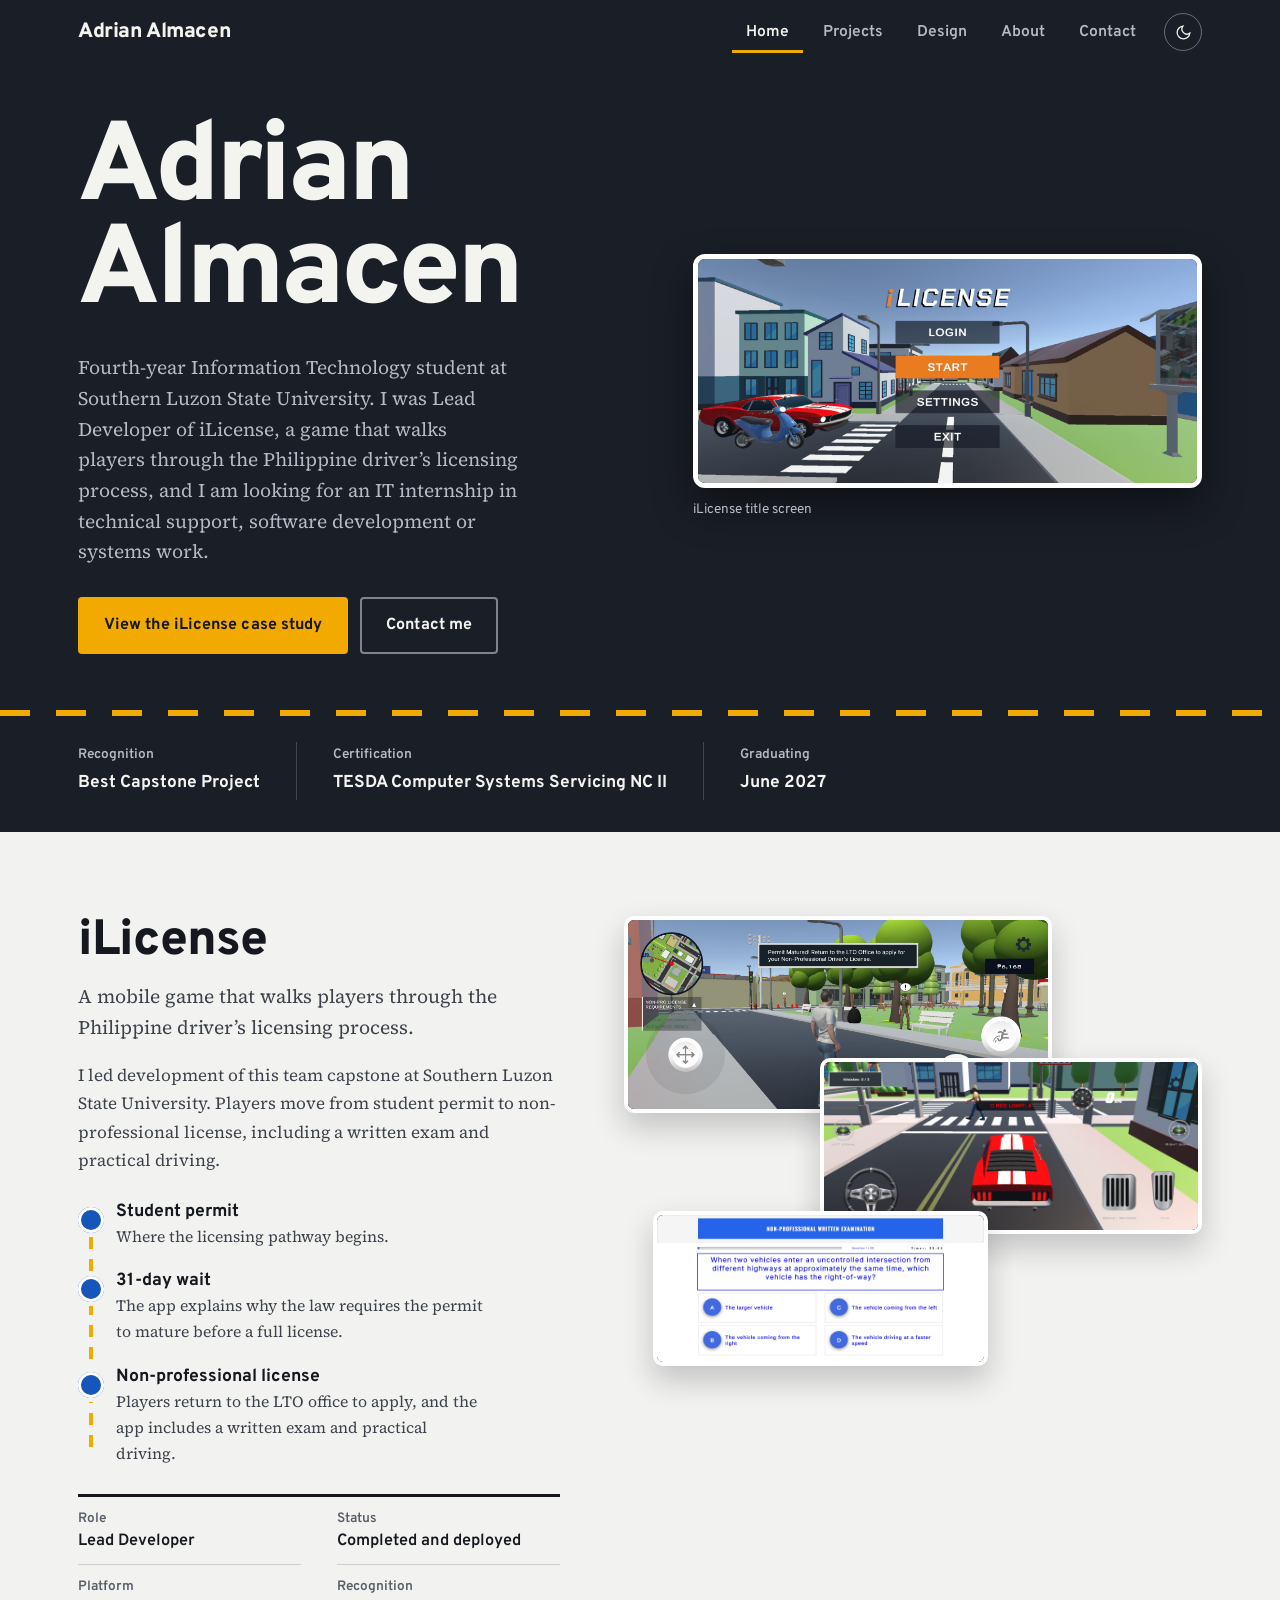
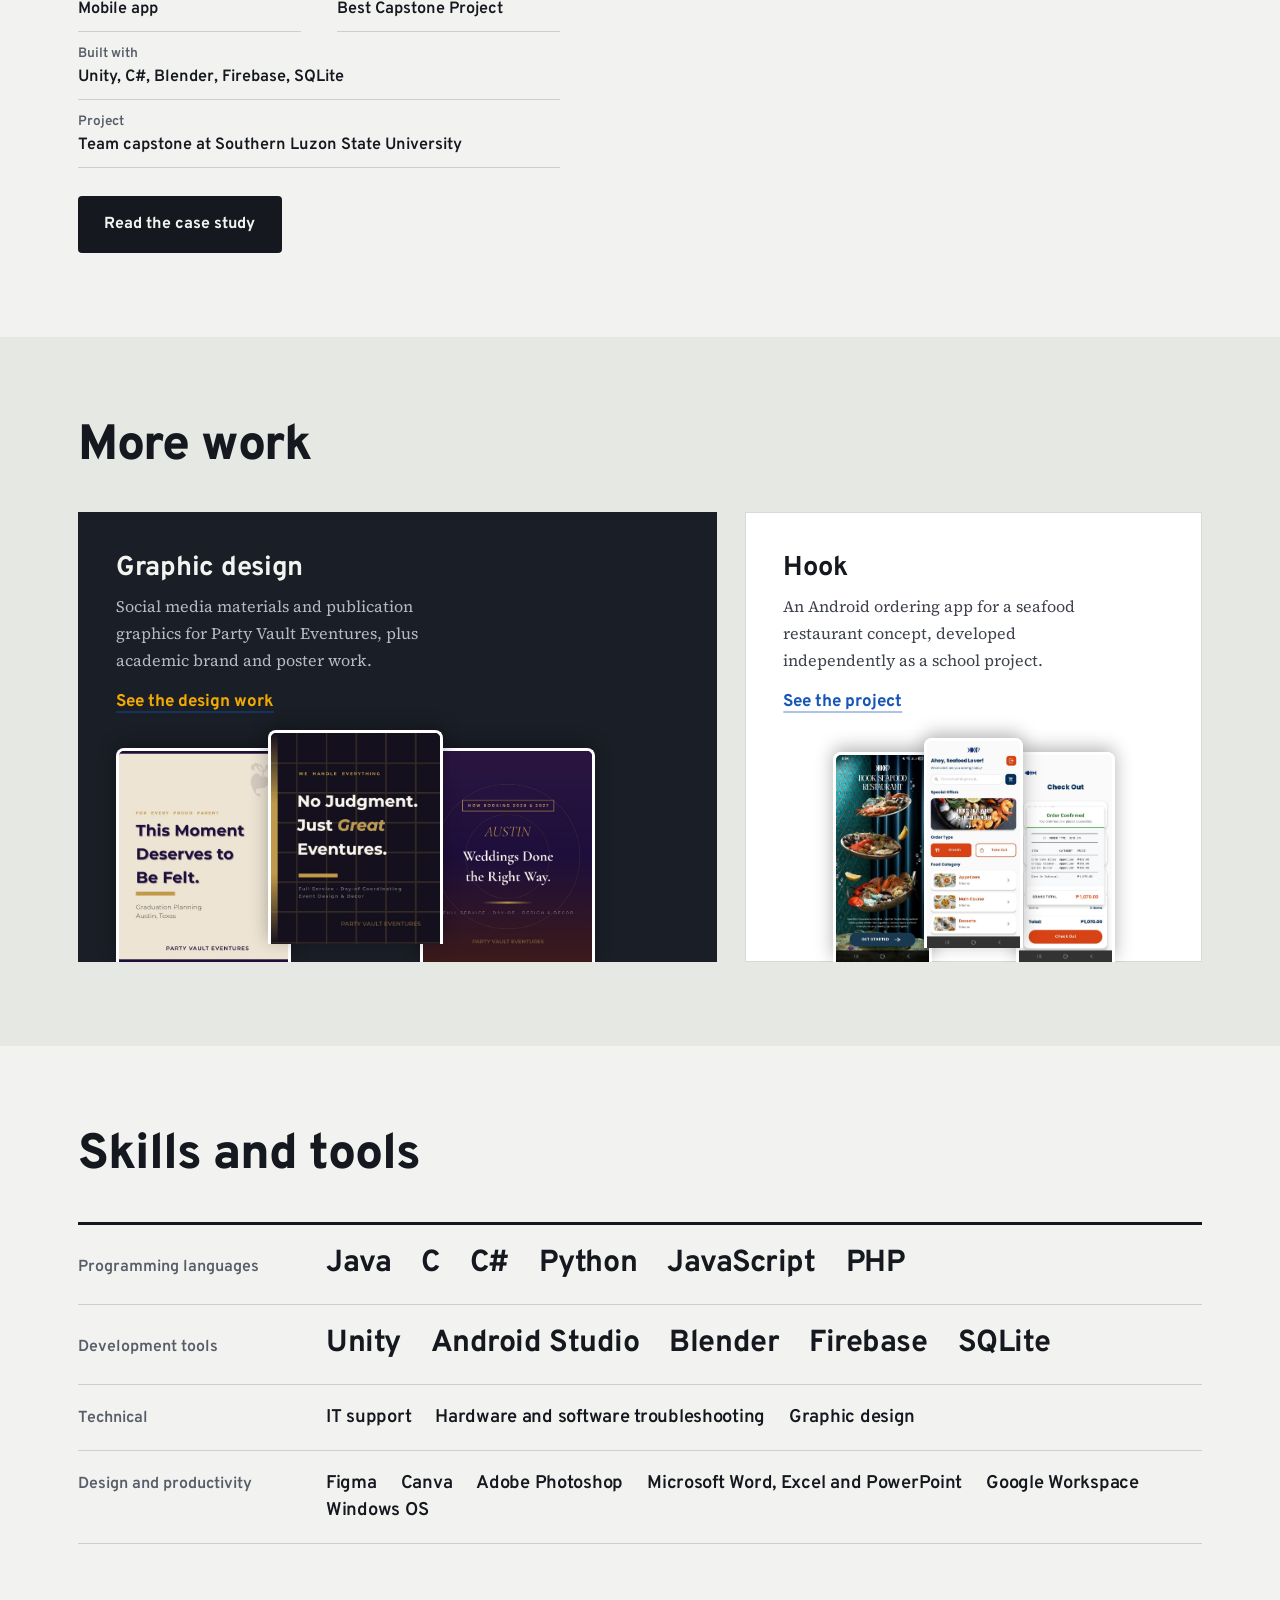
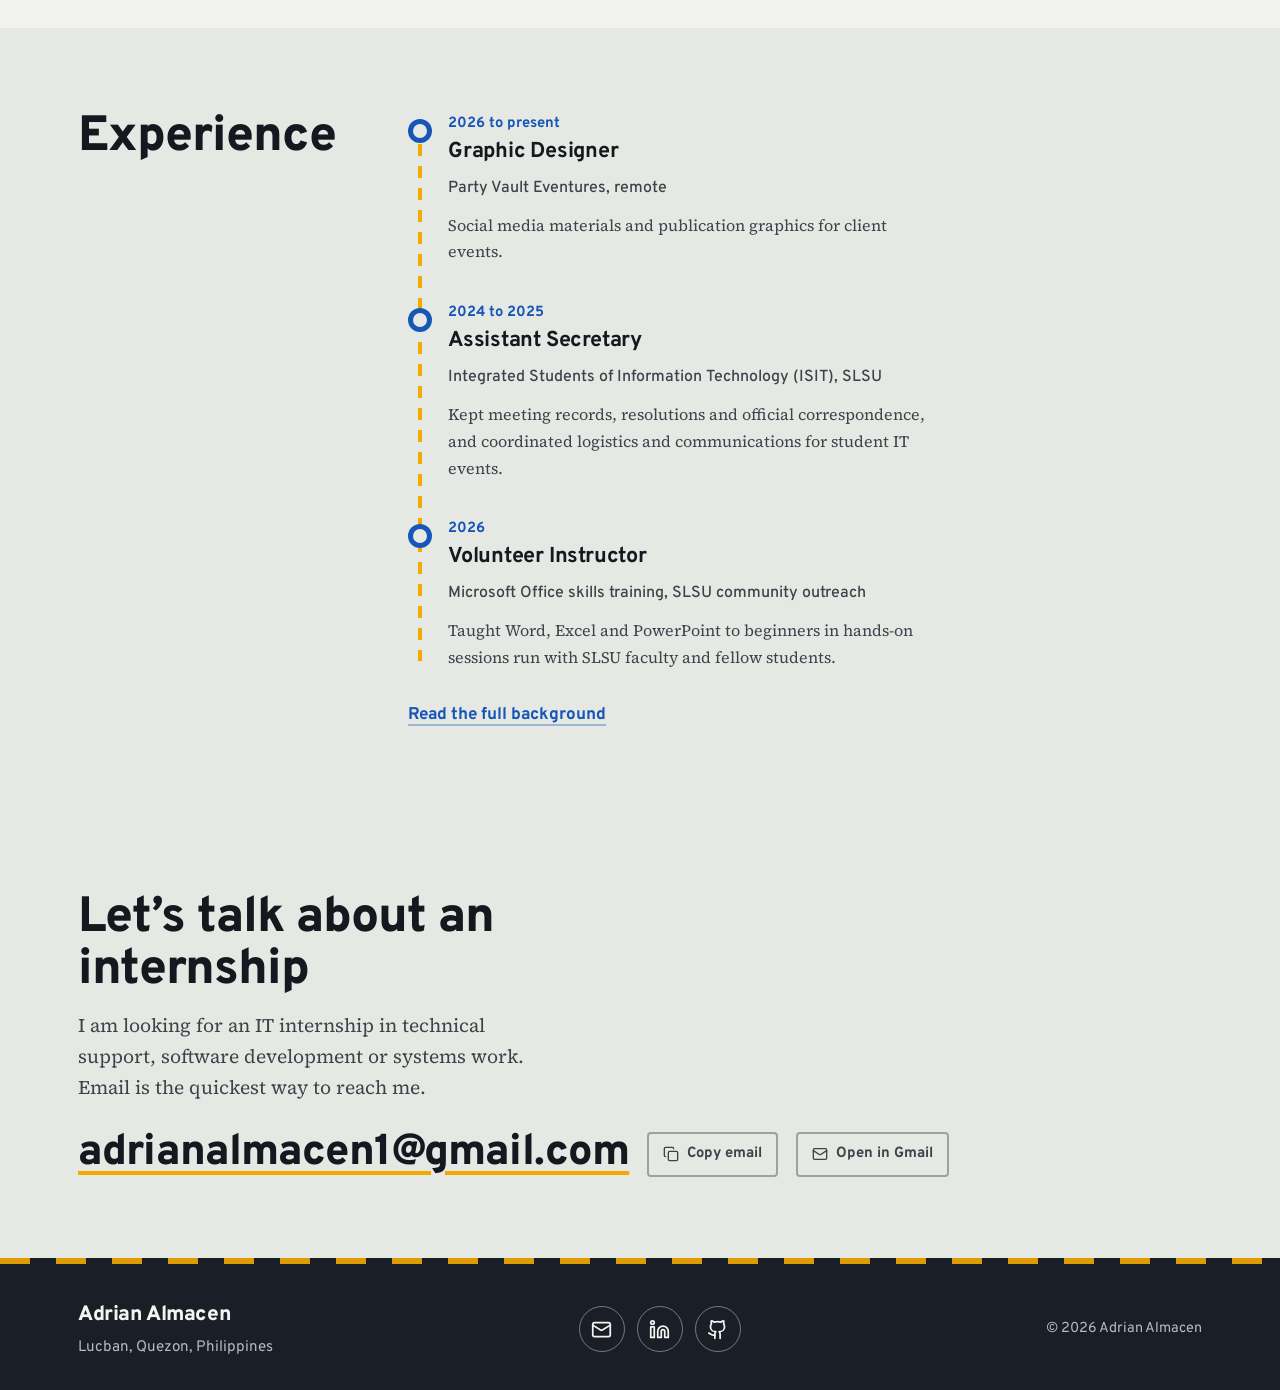
<file: index.html>
<!DOCTYPE html>
<html lang="en" data-theme="light">
<head>
  <meta charset="UTF-8">
  <meta name="viewport" content="width=device-width, initial-scale=1">
  <title>Adrian Almacen | BSIT Student and Aspiring IT Professional</title>
  <meta name="description" content="Adrian Almacen is a fourth-year BSIT student at Southern Luzon State University and Lead Developer of iLicense, a Best Capstone Project. Seeking an IT internship.">
  <meta name="theme-color" content="#1a1e26">
  <meta property="og:type" content="website">
  <meta property="og:title" content="Adrian Almacen | BSIT Student and Aspiring IT Professional">
  <meta property="og:description" content="Adrian Almacen is a fourth-year BSIT student at Southern Luzon State University and Lead Developer of iLicense, a Best Capstone Project. Seeking an IT internship.">
  <meta property="og:url" content="https://eigengrau-esque.github.io/portfolio_site/">
  <meta property="og:image" content="https://eigengrau-esque.github.io/portfolio_site/images/og.jpg">
  <meta property="og:image:alt" content="iLicense main menu: a low-poly town street with Login, Start, Settings and Exit buttons">
  <meta name="twitter:card" content="summary_large_image">
  <link rel="canonical" href="https://eigengrau-esque.github.io/portfolio_site/">
  <link rel="icon" href="images/favicon.svg" type="image/svg+xml">
  <script>(function(){var t;try{t=localStorage.getItem('theme');}catch(e){}if(t!=='dark'&&t!=='light'){t=window.matchMedia&&matchMedia('(prefers-color-scheme: dark)').matches?'dark':'light';}var d=document.documentElement;d.setAttribute('data-theme',t);d.classList.add('js');})();</script>
  <link rel="preload" href="fonts/overpass-latin-wght-normal.woff2" as="font" type="font/woff2" crossorigin>
  <link rel="preload" href="fonts/source-serif-4-latin-wght-normal.woff2" as="font" type="font/woff2" crossorigin>
  <link rel="stylesheet" href="css/style.css">
</head>
<body>
  <a href="#main-content" class="skip-link">Skip to main content</a>

  <header class="navbar">
    <nav class="nav-inner" aria-label="Main">
      <a href="index.html" class="nav-logo">Adrian Almacen</a>
      <div class="nav-right">
        <button type="button" class="nav-toggle" id="navToggle" aria-expanded="false" aria-controls="navLinksWrap" aria-label="Open menu"><span></span><span></span><span></span></button>
        <div class="nav-links-wrap" id="navLinksWrap"><ul class="nav-links"><li><a href="index.html" aria-current="page">Home</a></li><li><a href="pages/projects.html">Projects</a></li><li><a href="pages/design.html">Design</a></li><li><a href="pages/about.html">About</a></li><li><a href="pages/contact.html">Contact</a></li></ul></div>
        <button type="button" class="theme-toggle" id="themeToggle" aria-label="Switch to dark mode">
          <svg class="icon-moon" viewBox="0 0 24 24" fill="none" stroke="currentColor" stroke-width="1.8" aria-hidden="true"><path d="M21 12.79A9 9 0 1111.21 3 7 7 0 0021 12.79z"/></svg>
          <svg class="icon-sun" viewBox="0 0 24 24" fill="none" stroke="currentColor" stroke-width="1.8" aria-hidden="true"><circle cx="12" cy="12" r="5"/><path d="M12 1v2M12 21v2M4.22 4.22l1.42 1.42M18.36 18.36l1.42 1.42M1 12h2M21 12h2M4.22 19.78l1.42-1.42M18.36 5.64l1.42-1.42"/></svg>
        </button>
      </div>
    </nav>
  </header>

  <main id="main-content">

    <section class="hero" aria-labelledby="hero-name">
      <div class="container hero-grid">
        <div>
          <h1 id="hero-name"><span>Adrian</span><span>Almacen</span></h1>
          <p class="lede">Fourth-year Information Technology student at Southern Luzon State University. I was Lead Developer of iLicense, a game that walks players through the Philippine driver&rsquo;s licensing process, and I am looking for an IT internship in technical support, software development or systems work.</p>
          <div class="hero-cta">
            <a class="btn btn-amber" href="pages/ilicense.html">View the iLicense case study</a>
            <a class="btn btn-ghost" href="pages/contact.html">Contact me</a>
          </div>
        </div>
        <figure>
          <div class="hero-shot"><img src="images/ilicense/menu.jpg" alt="iLicense main menu over a low-poly town street, with Login, Start, Settings and Exit buttons" width="1600" height="720" fetchpriority="high"></div>
          <figcaption class="hero-shot-cap">iLicense title screen</figcaption>
        </figure>
      </div>
      <div class="lane lane-hero" aria-hidden="true"></div>
      <div class="container">
        <dl class="hero-facts">
          <div><dt>Recognition</dt><dd>Best Capstone Project</dd></div>
          <div><dt>Certification</dt><dd>TESDA Computer Systems Servicing NC II</dd></div>
          <div><dt>Graduating</dt><dd>June 2027</dd></div>
        </dl>
      </div>
    </section>
    <section class="section" aria-labelledby="featured-h">
      <div class="container feature">
        <div>
          <h2 id="featured-h">iLicense</h2>
          <p class="lede">A mobile game that walks players through the Philippine driver&rsquo;s licensing process.</p>
          <div class="prose"><p>I led development of this team capstone at Southern Luzon State University. Players move from student permit to non-professional license, including a written exam and practical driving.</p></div>
          <ol class="route"><li><strong>Student permit</strong><span>Where the licensing pathway begins.</span></li><li><strong>31-day wait</strong><span>The app explains why the law requires the permit to mature before a full license.</span></li><li><strong>Non-professional license</strong><span>Players return to the LTO office to apply, and the app includes a written exam and practical driving.</span></li></ol>
          <dl class="spec"><div class=""><dt>Role</dt><dd>Lead Developer</dd></div><div class=""><dt>Status</dt><dd>Completed and deployed</dd></div><div class=""><dt>Platform</dt><dd>Mobile app</dd></div><div class=""><dt>Recognition</dt><dd>Best Capstone Project</dd></div><div class="wide"><dt>Built with</dt><dd>Unity, C#, Blender, Firebase, SQLite</dd></div><div class="wide"><dt>Project</dt><dd>Team capstone at Southern Luzon State University</dd></div></dl>
          <p style="margin-top:28px"><a class="btn btn-ink" href="pages/ilicense.html">Read the case study</a></p>
        </div>
        <div class="collage"><div class="shot a"><img src="images/ilicense/lto-town.jpg" alt="iLicense town view: the player character on a street with a minimap, a Non-Pro License Requirements checklist and a message that the permit has matured" width="1600" height="720" loading="lazy" decoding="async"></div><div class="shot b"><img src="images/ilicense/car.jpg" alt="Driving screen in iLicense: a red car stopped at a red light with a pedestrian crossing, a speedometer, steering and pedal controls and a mistakes counter reading 0 of 3" width="1600" height="720" loading="lazy" decoding="async"></div><div class="shot c"><img src="images/ilicense/written-exam.jpg" alt="iLicense non-professional written examination screen showing question 1 of 30, a countdown timer and four multiple-choice answers" width="1600" height="720" loading="lazy" decoding="async"></div></div>
      </div>
    </section>
    <section class="section tint" aria-labelledby="more-h">
      <div class="container">
        <div class="section-head"><h2 id="more-h">More work</h2></div>
        <div class="panels">
          <div class="panel">
            <h3>Graphic design</h3>
            <p>Social media materials and publication graphics for Party Vault Eventures, plus academic brand and poster work.</p>
            <a class="text-link" href="pages/design.html">See the design work</a>
            <div class="panel-art"><div class="fan covers"><img src="images/partyvault/graduation-parents.jpg" alt="" width="900" height="1125" loading="lazy" decoding="async"><img src="images/partyvault/general-party.jpg" alt="" width="900" height="1125" loading="lazy" decoding="async"><img src="images/partyvault/engaged-couples.jpg" alt="" width="900" height="1125" loading="lazy" decoding="async"></div></div>
          </div>
          <div class="panel light">
            <h3>Hook</h3>
            <p>An Android ordering app for a seafood restaurant concept, developed independently as a school project.</p>
            <a class="text-link" href="pages/projects.html#hook">See the project</a>
            <div class="panel-art"><div class="fan phones"><img src="images/hook/hook-splash.jpg" alt="" width="450" height="1000" loading="lazy" decoding="async"><img src="images/hook/hook-home.jpg" alt="" width="450" height="1000" loading="lazy" decoding="async"><img src="images/hook/hook-checkout.jpg" alt="" width="450" height="1000" loading="lazy" decoding="async"></div></div>
          </div>
        </div>
      </div>
    </section>
    <section class="section" aria-labelledby="skills-h">
      <div class="container">
        <div class="section-head"><h2 id="skills-h">Skills and tools</h2></div>
        <div class="skills"><div class="skill-row mid"><h3>Programming languages</h3><ul><li>Java</li><li>C</li><li>C#</li><li>Python</li><li>JavaScript</li><li>PHP</li></ul></div><div class="skill-row mid"><h3>Development tools</h3><ul><li>Unity</li><li>Android Studio</li><li>Blender</li><li>Firebase</li><li>SQLite</li></ul></div><div class="skill-row small"><h3>Technical</h3><ul><li>IT support</li><li>Hardware and software troubleshooting</li><li>Graphic design</li></ul></div><div class="skill-row small"><h3>Design and productivity</h3><ul><li>Figma</li><li>Canva</li><li>Adobe Photoshop</li><li>Microsoft Word, Excel and PowerPoint</li><li>Google Workspace</li><li>Windows OS</li></ul></div></div>
      </div>
    </section><section class="section tint" id="experience" aria-labelledby="experience-h"><div class="container split"><div class="section-head"><h2 id="experience-h">Experience</h2></div><div class="stack"><ol class="timeline"><li class="t-item"><div class="t-date">2026 to present</div><h3>Graphic Designer</h3><p class="t-org">Party Vault Eventures, remote</p><p>Social media materials and publication graphics for client events.</p></li><li class="t-item"><div class="t-date">2024 to 2025</div><h3>Assistant Secretary</h3><p class="t-org">Integrated Students of Information Technology (ISIT), SLSU</p><p>Kept meeting records, resolutions and official correspondence, and coordinated logistics and communications for student IT events.</p></li><li class="t-item"><div class="t-date">2026</div><h3>Volunteer Instructor</h3><p class="t-org">Microsoft Office skills training, SLSU community outreach</p><p>Taught Word, Excel and PowerPoint to beginners in hands-on sessions run with SLSU faculty and fellow students.</p></li></ol><p><a class="text-link" href="pages/about.html">Read the full background</a></p></div></div></section>
    <section class="cta-band" aria-labelledby="cta-h">
      <div class="container">
        <h2 id="cta-h">Let&rsquo;s talk about an internship</h2>
        <p class="lede">I am looking for an IT internship in technical support, software development or systems work. Email is the quickest way to reach me.</p>
        <div class="mail-line">
          <a class="mail-big" href="mailto:adrianalmacen1@gmail.com">adrianalmacen1@gmail.com</a>
          <button type="button" class="copy-btn" data-copy="adrianalmacen1@gmail.com" aria-label="Copy email address"><svg viewBox="0 0 24 24" fill="none" stroke="currentColor" stroke-width="2" stroke-linecap="round" stroke-linejoin="round" aria-hidden="true"><rect width="14" height="14" x="8" y="8" rx="2" ry="2"/><path d="M4 16c-1.1 0-2-.9-2-2V4c0-1.1.9-2 2-2h10c1.1 0 2 .9 2 2"/></svg><span class="copy-label">Copy email</span></button>
          <a class="copy-btn" href="https://mail.google.com/mail/?view=cm&fs=1&to=adrianalmacen1@gmail.com&su=Internship%20inquiry" target="_blank" rel="noopener"><svg viewBox="0 0 24 24" fill="none" stroke="currentColor" stroke-width="2" stroke-linecap="round" stroke-linejoin="round" aria-hidden="true"><rect width="20" height="16" x="2" y="4" rx="2"/><path d="m22 7-8.97 5.7a1.94 1.94 0 0 1-2.06 0L2 7"/></svg><span>Open in Gmail</span><span class="sr-only"> (opens in a new tab)</span></a><span class="sr-only" role="status" aria-live="polite" id="copyStatus"></span>
        </div>
      </div>
    </section>
  </main>

  <footer class="footer">
    <div class="lane" aria-hidden="true"></div>
    <div class="footer-inner">
      <div><div class="footer-name">Adrian Almacen</div><div class="footer-sub">Lucban, Quezon, Philippines</div></div>
      <nav class="social" aria-label="Contact links"><a href="mailto:adrianalmacen1@gmail.com" aria-label="Email Adrian"><svg viewBox="0 0 24 24" fill="none" stroke="currentColor" stroke-width="2" stroke-linecap="round" stroke-linejoin="round" aria-hidden="true"><rect width="20" height="16" x="2" y="4" rx="2"/><path d="m22 7-8.97 5.7a1.94 1.94 0 0 1-2.06 0L2 7"/></svg></a><a href="https://linkedin.com/in/adrian-almacen" target="_blank" rel="noopener" aria-label="LinkedIn profile (opens in a new tab)"><svg viewBox="0 0 24 24" fill="none" stroke="currentColor" stroke-width="2" stroke-linecap="round" stroke-linejoin="round" aria-hidden="true"><path d="M16 8a6 6 0 0 1 6 6v7h-4v-7a2 2 0 0 0-2-2 2 2 0 0 0-2 2v7h-4v-7a6 6 0 0 1 6-6z"/><rect width="4" height="12" x="2" y="9"/><circle cx="4" cy="4" r="2"/></svg></a><a href="https://github.com/Eigengrau-esque" target="_blank" rel="noopener" aria-label="GitHub profile (opens in a new tab)"><svg viewBox="0 0 24 24" fill="none" stroke="currentColor" stroke-width="2" stroke-linecap="round" stroke-linejoin="round" aria-hidden="true"><path d="M15 22v-4a4.8 4.8 0 0 0-1-3.5c3 0 6-2 6-5.5.08-1.25-.27-2.48-1-3.5.28-1.15.28-2.35 0-3.5 0 0-1 0-3 1.5-2.64-.5-5.36-.5-8 0C6 2 5 2 5 2c-.3 1.15-.3 2.35 0 3.5A5.403 5.403 0 0 0 4 9c0 3.5 3 5.5 6 5.5-.39.49-.68 1.05-.85 1.65-.17.6-.22 1.23-.15 1.85v4"/><path d="M9 18c-4.51 2-5-2-7-2"/></svg></a></nav>
      <p class="copy">&copy; 2026 Adrian Almacen</p>
    </div>
  </footer>

  <script src="js/main.js"></script>
</body>
</html>
</file>
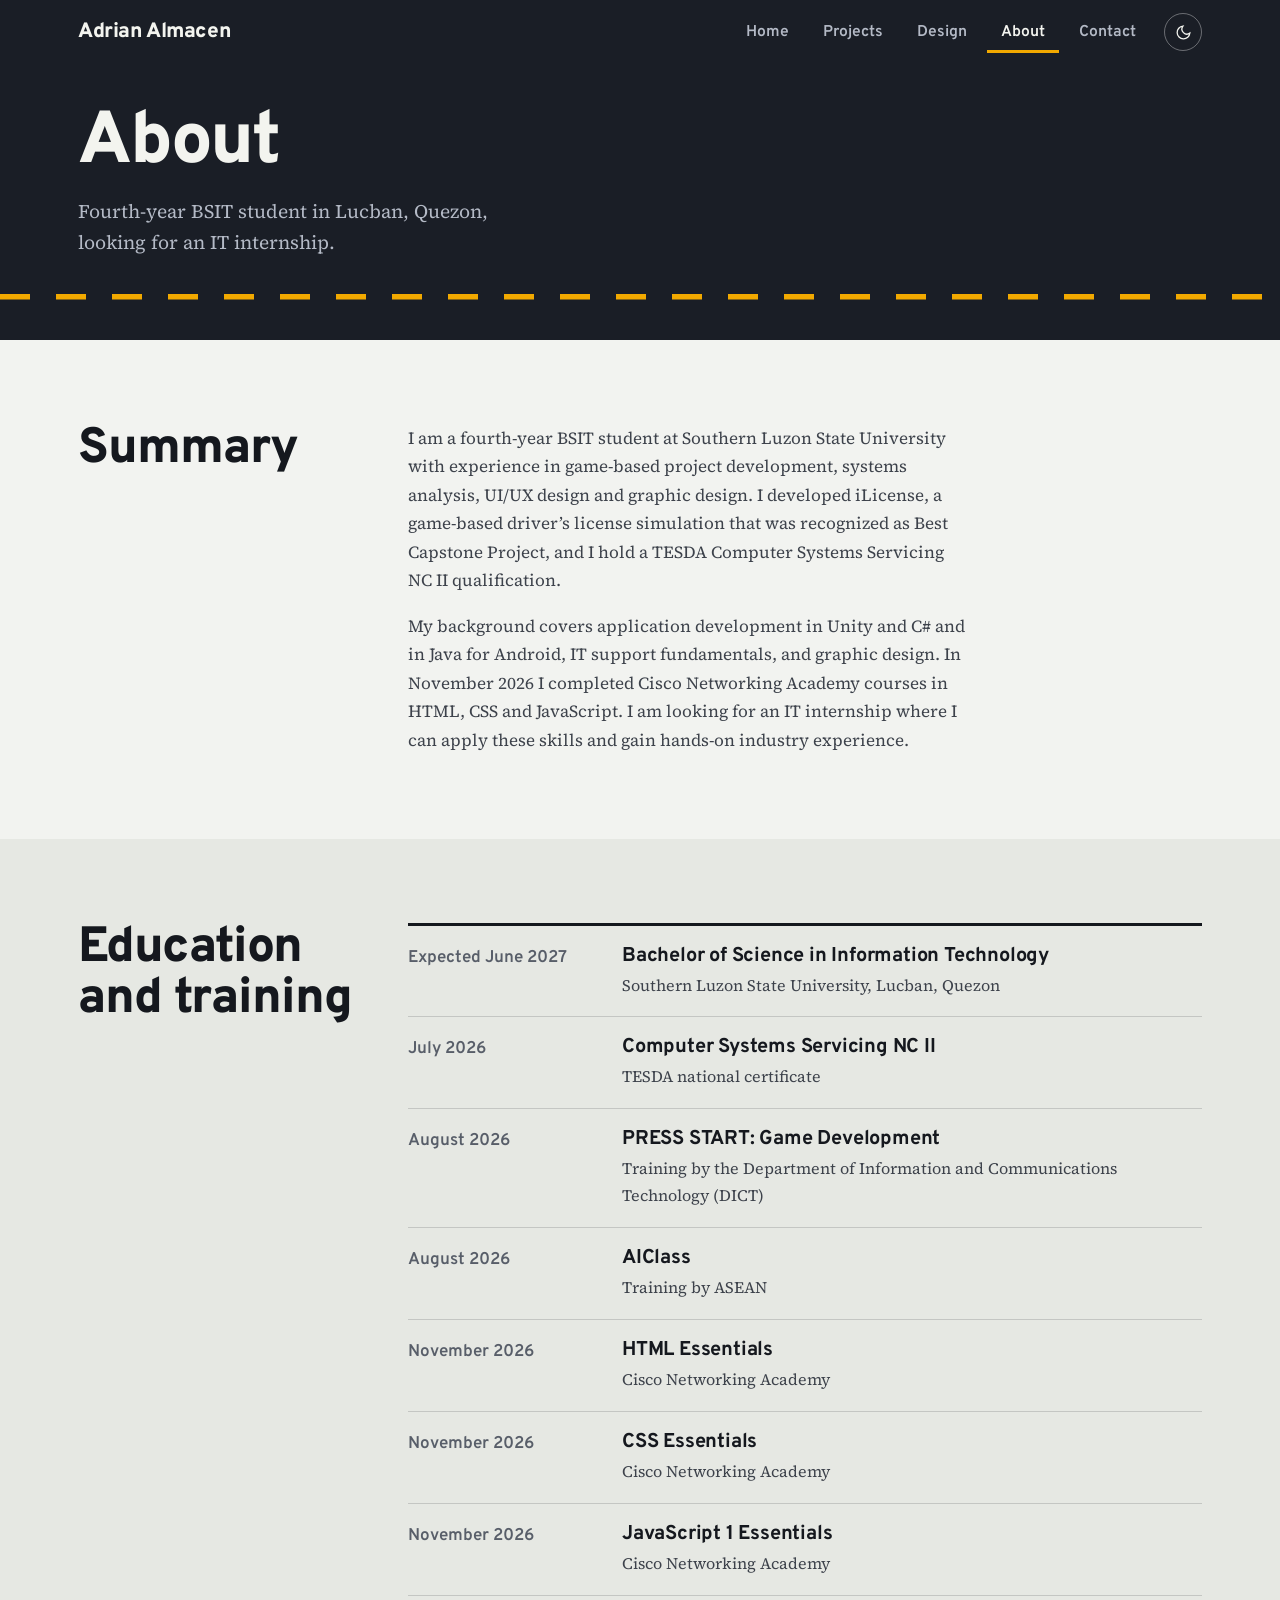
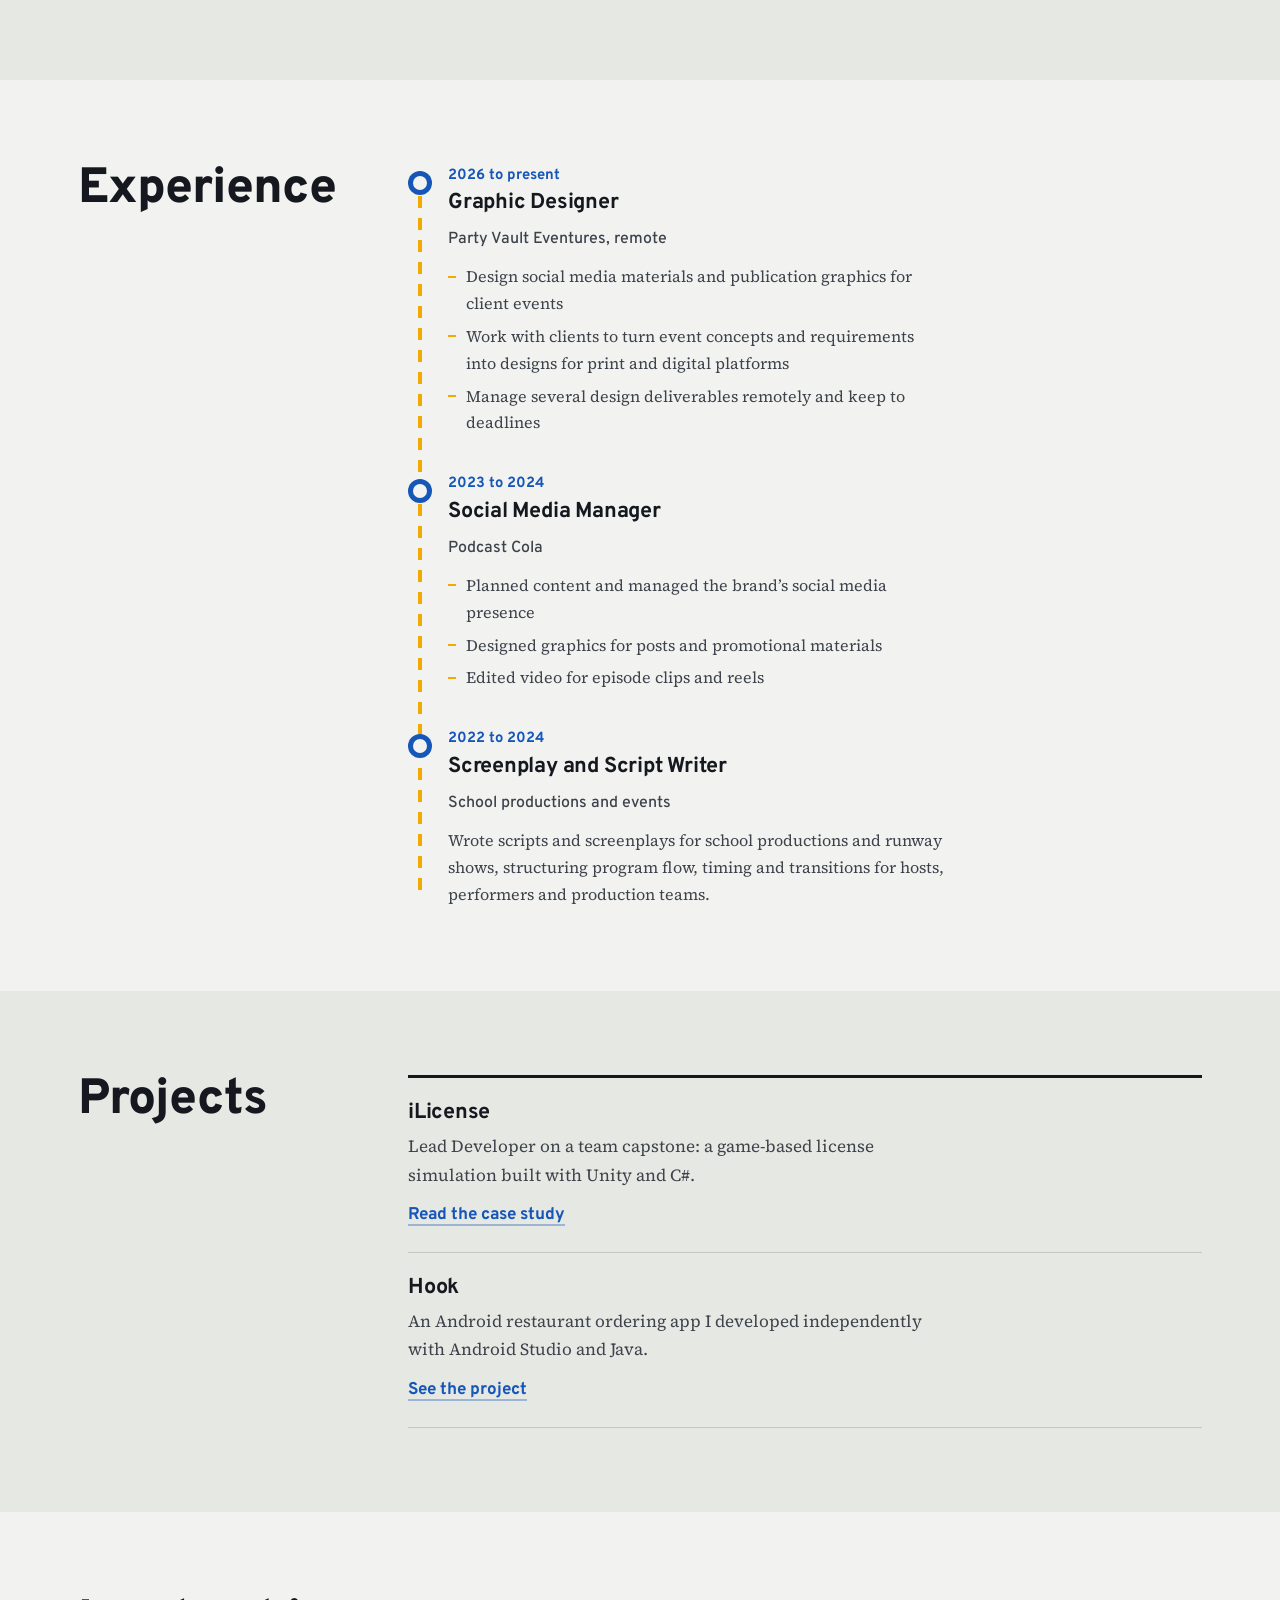
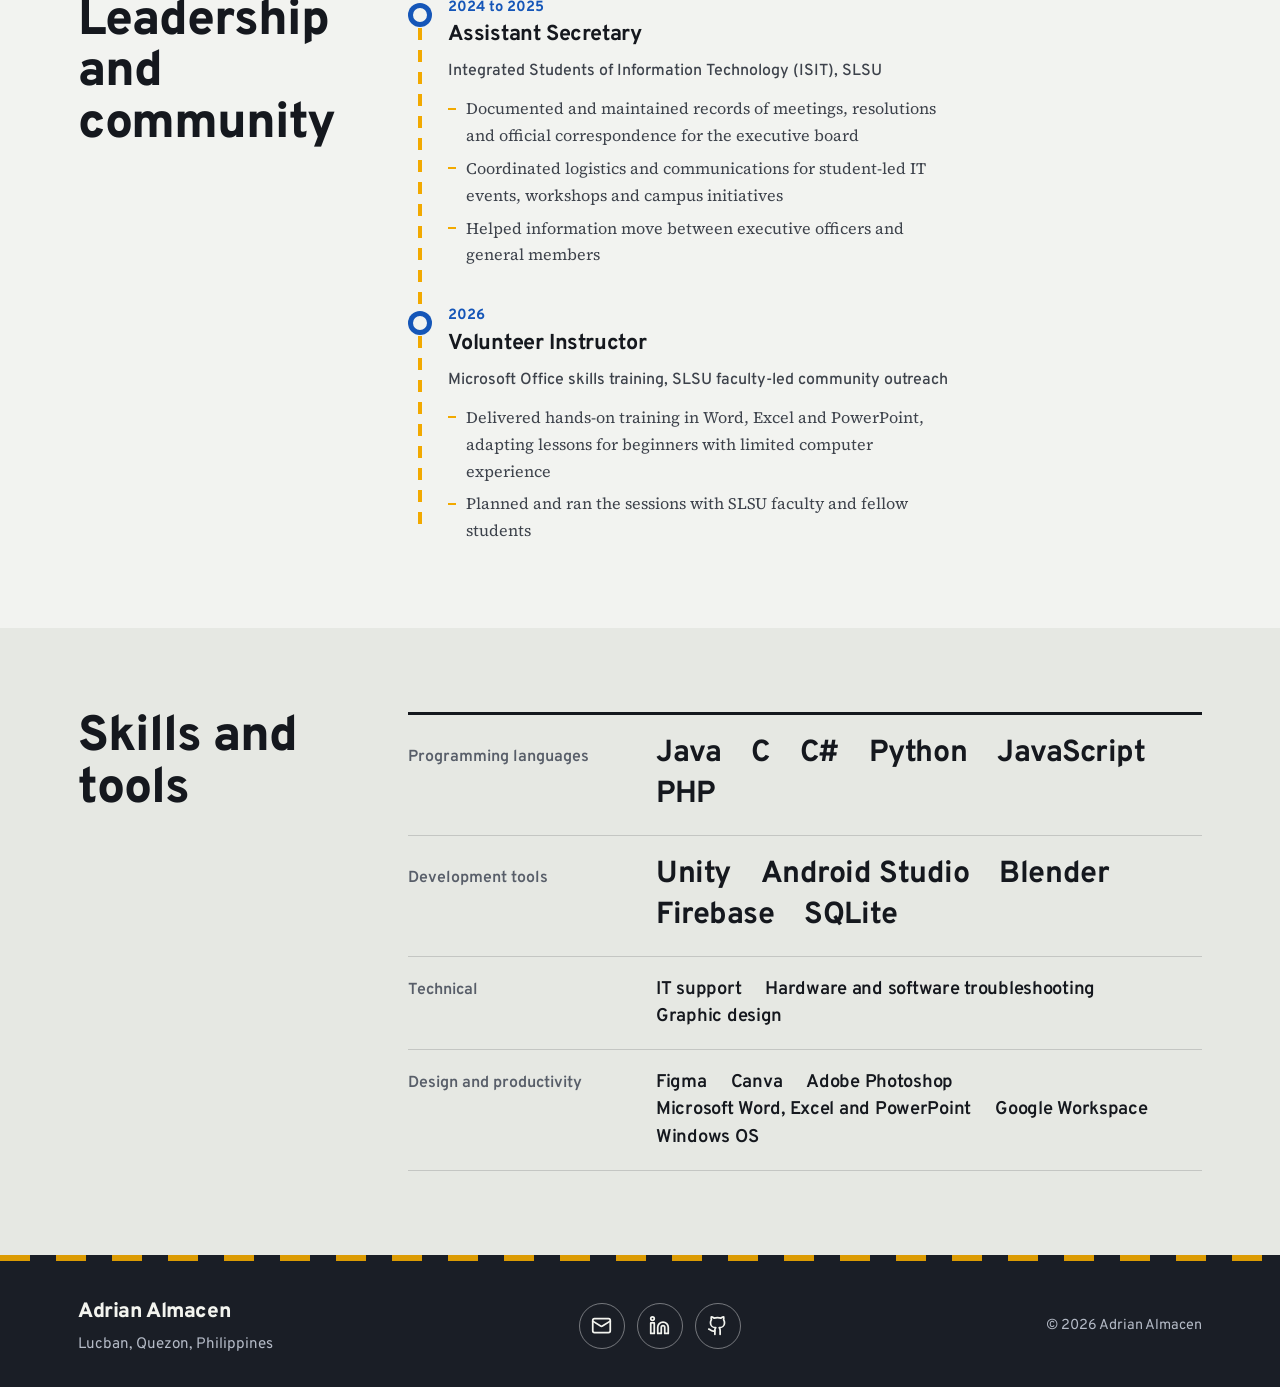
<file: pages/about.html>
<!DOCTYPE html>
<html lang="en" data-theme="light">
<head>
  <meta charset="UTF-8">
  <meta name="viewport" content="width=device-width, initial-scale=1">
  <title>About | Adrian Almacen</title>
  <meta name="description" content="Education, experience and skills of Adrian Almacen, a fourth-year BSIT student at Southern Luzon State University seeking an IT internship.">
  <meta name="theme-color" content="#1a1e26">
  <meta property="og:type" content="website">
  <meta property="og:title" content="About | Adrian Almacen">
  <meta property="og:description" content="Education, experience and skills of Adrian Almacen, a fourth-year BSIT student at Southern Luzon State University seeking an IT internship.">
  <meta property="og:url" content="https://eigengrau-esque.github.io/portfolio_site/pages/about.html">
  <meta property="og:image" content="https://eigengrau-esque.github.io/portfolio_site/images/og.jpg">
  <meta property="og:image:alt" content="iLicense main menu: a low-poly town street with Login, Start, Settings and Exit buttons">
  <meta name="twitter:card" content="summary_large_image">
  <link rel="canonical" href="https://eigengrau-esque.github.io/portfolio_site/pages/about.html">
  <link rel="icon" href="../images/favicon.svg" type="image/svg+xml">
  <script>(function(){var t;try{t=localStorage.getItem('theme');}catch(e){}if(t!=='dark'&&t!=='light'){t=window.matchMedia&&matchMedia('(prefers-color-scheme: dark)').matches?'dark':'light';}var d=document.documentElement;d.setAttribute('data-theme',t);d.classList.add('js');})();</script>
  <link rel="preload" href="../fonts/overpass-latin-wght-normal.woff2" as="font" type="font/woff2" crossorigin>
  <link rel="preload" href="../fonts/source-serif-4-latin-wght-normal.woff2" as="font" type="font/woff2" crossorigin>
  <link rel="stylesheet" href="../css/style.css">
</head>
<body>
  <a href="#main-content" class="skip-link">Skip to main content</a>

  <header class="navbar">
    <nav class="nav-inner" aria-label="Main">
      <a href="../index.html" class="nav-logo">Adrian Almacen</a>
      <div class="nav-right">
        <button type="button" class="nav-toggle" id="navToggle" aria-expanded="false" aria-controls="navLinksWrap" aria-label="Open menu"><span></span><span></span><span></span></button>
        <div class="nav-links-wrap" id="navLinksWrap"><ul class="nav-links"><li><a href="../index.html">Home</a></li><li><a href="projects.html">Projects</a></li><li><a href="design.html">Design</a></li><li><a href="about.html" aria-current="page">About</a></li><li><a href="contact.html">Contact</a></li></ul></div>
        <button type="button" class="theme-toggle" id="themeToggle" aria-label="Switch to dark mode">
          <svg class="icon-moon" viewBox="0 0 24 24" fill="none" stroke="currentColor" stroke-width="1.8" aria-hidden="true"><path d="M21 12.79A9 9 0 1111.21 3 7 7 0 0021 12.79z"/></svg>
          <svg class="icon-sun" viewBox="0 0 24 24" fill="none" stroke="currentColor" stroke-width="1.8" aria-hidden="true"><circle cx="12" cy="12" r="5"/><path d="M12 1v2M12 21v2M4.22 4.22l1.42 1.42M18.36 18.36l1.42 1.42M1 12h2M21 12h2M4.22 19.78l1.42-1.42M18.36 5.64l1.42-1.42"/></svg>
        </button>
      </div>
    </nav>
  </header>

  <main id="main-content">
<header class="page-header"><div class="container"><h1>About</h1><p class="lede">Fourth-year BSIT student in Lucban, Quezon, looking for an IT internship.</p></div><div class="lane lane-hero" aria-hidden="true" style="margin-top:36px"></div></header><section class="section" id="summary" aria-labelledby="summary-h"><div class="container split"><div class="section-head"><h2 id="summary-h">Summary</h2></div><div class="stack"><div class="prose">
<p>I am a fourth-year BSIT student at Southern Luzon State University with experience in game-based project development, systems analysis, UI/UX design and graphic design. I developed iLicense, a game-based driver&rsquo;s license simulation that was recognized as Best Capstone Project, and I hold a TESDA Computer Systems Servicing NC II qualification.</p>
<p>My background covers application development in Unity and C# and in Java for Android, IT support fundamentals, and graphic design. In November 2026 I completed Cisco Networking Academy courses in HTML, CSS and JavaScript. I am looking for an IT internship where I can apply these skills and gain hands-on industry experience.</p></div></div></div></section><section class="section tint" id="education" aria-labelledby="education-h"><div class="container split"><div class="section-head"><h2 id="education-h">Education and training</h2></div><div class="stack"><div class="facts"><div class="fact"><div class="f-key">Expected June 2027</div><div><h3>Bachelor of Science in Information Technology</h3><p>Southern Luzon State University, Lucban, Quezon</p></div></div><div class="fact"><div class="f-key">July 2026</div><div><h3>Computer Systems Servicing NC II</h3><p>TESDA national certificate</p></div></div><div class="fact"><div class="f-key">August 2026</div><div><h3>PRESS START: Game Development</h3><p>Training by the Department of Information and Communications Technology (DICT)</p></div></div><div class="fact"><div class="f-key">August 2026</div><div><h3>AIClass</h3><p>Training by ASEAN</p></div></div><div class="fact"><div class="f-key">November 2026</div><div><h3>HTML Essentials</h3><p>Cisco Networking Academy</p></div></div><div class="fact"><div class="f-key">November 2026</div><div><h3>CSS Essentials</h3><p>Cisco Networking Academy</p></div></div><div class="fact"><div class="f-key">November 2026</div><div><h3>JavaScript 1 Essentials</h3><p>Cisco Networking Academy</p></div></div></div></div></div></section><section class="section" id="experience" aria-labelledby="experience-h"><div class="container split"><div class="section-head"><h2 id="experience-h">Experience</h2></div><div class="stack"><ol class="timeline"><li class="t-item"><div class="t-date">2026 to present</div><h3>Graphic Designer</h3><p class="t-org">Party Vault Eventures, remote</p><ul class=""><li>Design social media materials and publication graphics for client events</li><li>Work with clients to turn event concepts and requirements into designs for print and digital platforms</li><li>Manage several design deliverables remotely and keep to deadlines</li></ul></li><li class="t-item"><div class="t-date">2023 to 2024</div><h3>Social Media Manager</h3><p class="t-org">Podcast Cola</p><ul class=""><li>Planned content and managed the brand&rsquo;s social media presence</li><li>Designed graphics for posts and promotional materials</li><li>Edited video for episode clips and reels</li></ul></li><li class="t-item"><div class="t-date">2022 to 2024</div><h3>Screenplay and Script Writer</h3><p class="t-org">School productions and events</p><p>Wrote scripts and screenplays for school productions and runway shows, structuring program flow, timing and transitions for hosts, performers and production teams.</p></li></ol></div></div></section><section class="section tint" id="projects" aria-labelledby="projects-h"><div class="container split"><div class="section-head"><h2 id="projects-h">Projects</h2></div><div class="stack"><div class="link-list">
  <div><h3>iLicense</h3><p>Lead Developer on a team capstone: a game-based license simulation built with Unity and C#.</p><a class="text-link" href="ilicense.html">Read the case study</a></div>
  <div><h3>Hook</h3><p>An Android restaurant ordering app I developed independently with Android Studio and Java.</p><a class="text-link" href="projects.html#hook">See the project</a></div>
</div></div></div></section><section class="section" id="leadership" aria-labelledby="leadership-h"><div class="container split"><div class="section-head"><h2 id="leadership-h">Leadership and community</h2></div><div class="stack"><ol class="timeline"><li class="t-item"><div class="t-date">2024 to 2025</div><h3>Assistant Secretary</h3><p class="t-org">Integrated Students of Information Technology (ISIT), SLSU</p><ul class=""><li>Documented and maintained records of meetings, resolutions and official correspondence for the executive board</li><li>Coordinated logistics and communications for student-led IT events, workshops and campus initiatives</li><li>Helped information move between executive officers and general members</li></ul></li><li class="t-item"><div class="t-date">2026</div><h3>Volunteer Instructor</h3><p class="t-org">Microsoft Office skills training, SLSU faculty-led community outreach</p><ul class=""><li>Delivered hands-on training in Word, Excel and PowerPoint, adapting lessons for beginners with limited computer experience</li><li>Planned and ran the sessions with SLSU faculty and fellow students</li></ul></li></ol></div></div></section><section class="section tint" id="skills" aria-labelledby="skills-h"><div class="container split"><div class="section-head"><h2 id="skills-h">Skills and tools</h2></div><div class="stack"><div class="skills"><div class="skill-row mid"><h3>Programming languages</h3><ul><li>Java</li><li>C</li><li>C#</li><li>Python</li><li>JavaScript</li><li>PHP</li></ul></div><div class="skill-row mid"><h3>Development tools</h3><ul><li>Unity</li><li>Android Studio</li><li>Blender</li><li>Firebase</li><li>SQLite</li></ul></div><div class="skill-row small"><h3>Technical</h3><ul><li>IT support</li><li>Hardware and software troubleshooting</li><li>Graphic design</li></ul></div><div class="skill-row small"><h3>Design and productivity</h3><ul><li>Figma</li><li>Canva</li><li>Adobe Photoshop</li><li>Microsoft Word, Excel and PowerPoint</li><li>Google Workspace</li><li>Windows OS</li></ul></div></div></div></div></section>
  </main>

  <footer class="footer">
    <div class="lane" aria-hidden="true"></div>
    <div class="footer-inner">
      <div><div class="footer-name">Adrian Almacen</div><div class="footer-sub">Lucban, Quezon, Philippines</div></div>
      <nav class="social" aria-label="Contact links"><a href="mailto:adrianalmacen1@gmail.com" aria-label="Email Adrian"><svg viewBox="0 0 24 24" fill="none" stroke="currentColor" stroke-width="2" stroke-linecap="round" stroke-linejoin="round" aria-hidden="true"><rect width="20" height="16" x="2" y="4" rx="2"/><path d="m22 7-8.97 5.7a1.94 1.94 0 0 1-2.06 0L2 7"/></svg></a><a href="https://linkedin.com/in/adrian-almacen" target="_blank" rel="noopener" aria-label="LinkedIn profile (opens in a new tab)"><svg viewBox="0 0 24 24" fill="none" stroke="currentColor" stroke-width="2" stroke-linecap="round" stroke-linejoin="round" aria-hidden="true"><path d="M16 8a6 6 0 0 1 6 6v7h-4v-7a2 2 0 0 0-2-2 2 2 0 0 0-2 2v7h-4v-7a6 6 0 0 1 6-6z"/><rect width="4" height="12" x="2" y="9"/><circle cx="4" cy="4" r="2"/></svg></a><a href="https://github.com/Eigengrau-esque" target="_blank" rel="noopener" aria-label="GitHub profile (opens in a new tab)"><svg viewBox="0 0 24 24" fill="none" stroke="currentColor" stroke-width="2" stroke-linecap="round" stroke-linejoin="round" aria-hidden="true"><path d="M15 22v-4a4.8 4.8 0 0 0-1-3.5c3 0 6-2 6-5.5.08-1.25-.27-2.48-1-3.5.28-1.15.28-2.35 0-3.5 0 0-1 0-3 1.5-2.64-.5-5.36-.5-8 0C6 2 5 2 5 2c-.3 1.15-.3 2.35 0 3.5A5.403 5.403 0 0 0 4 9c0 3.5 3 5.5 6 5.5-.39.49-.68 1.05-.85 1.65-.17.6-.22 1.23-.15 1.85v4"/><path d="M9 18c-4.51 2-5-2-7-2"/></svg></a></nav>
      <p class="copy">&copy; 2026 Adrian Almacen</p>
    </div>
  </footer>

  <script src="../js/main.js"></script>
</body>
</html>
</file>
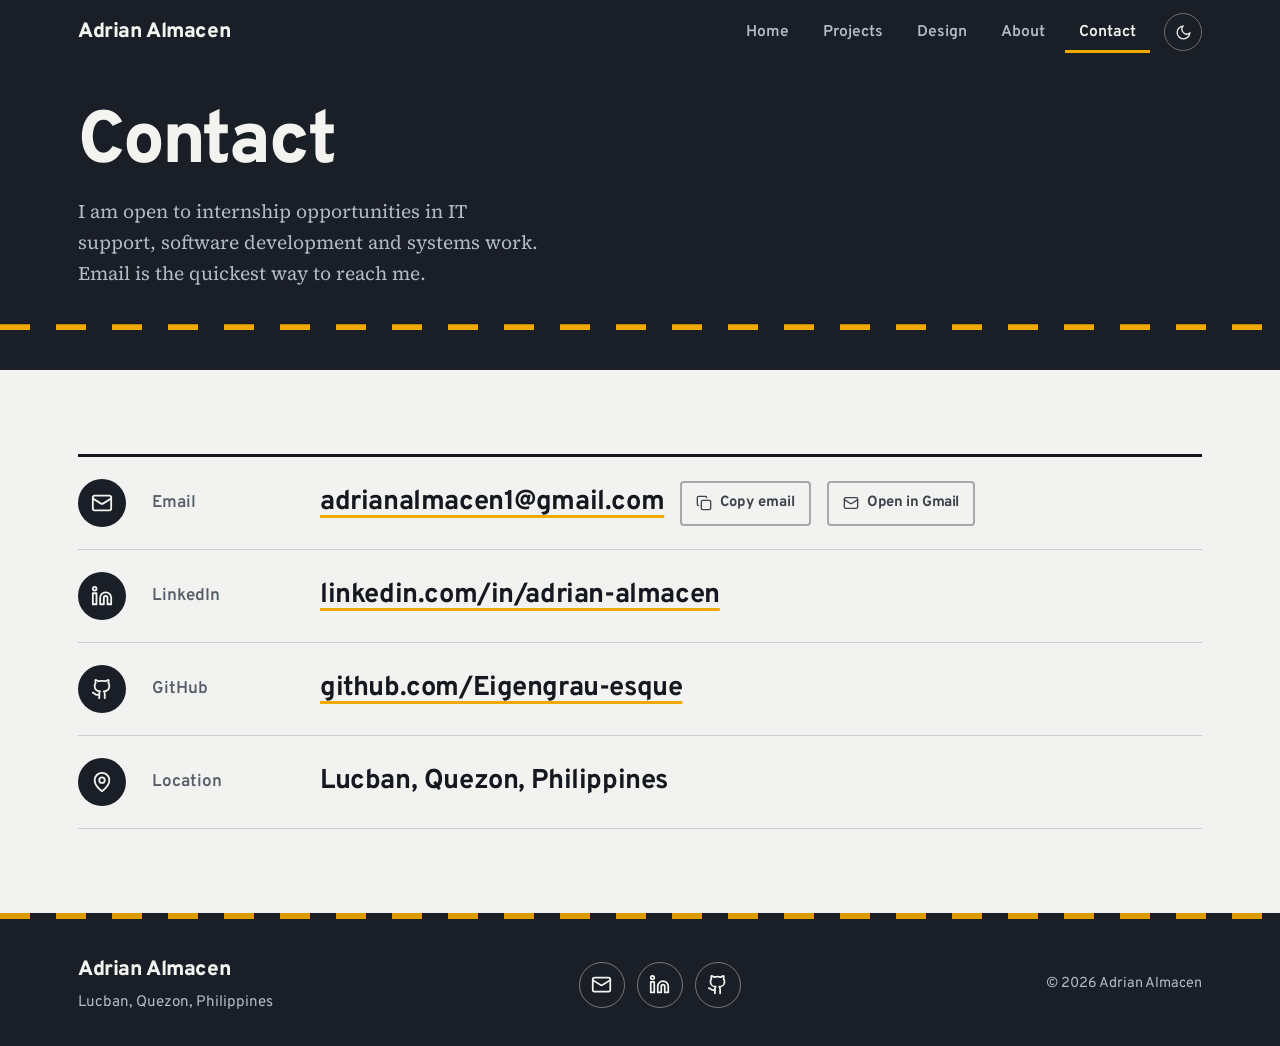
<file: pages/contact.html>
<!DOCTYPE html>
<html lang="en" data-theme="light">
<head>
  <meta charset="UTF-8">
  <meta name="viewport" content="width=device-width, initial-scale=1">
  <title>Contact | Adrian Almacen</title>
  <meta name="description" content="Contact Adrian Almacen by email, LinkedIn or GitHub about internship opportunities.">
  <meta name="theme-color" content="#1a1e26">
  <meta property="og:type" content="website">
  <meta property="og:title" content="Contact | Adrian Almacen">
  <meta property="og:description" content="Contact Adrian Almacen by email, LinkedIn or GitHub about internship opportunities.">
  <meta property="og:url" content="https://eigengrau-esque.github.io/portfolio_site/pages/contact.html">
  <meta property="og:image" content="https://eigengrau-esque.github.io/portfolio_site/images/og.jpg">
  <meta property="og:image:alt" content="iLicense main menu: a low-poly town street with Login, Start, Settings and Exit buttons">
  <meta name="twitter:card" content="summary_large_image">
  <link rel="canonical" href="https://eigengrau-esque.github.io/portfolio_site/pages/contact.html">
  <link rel="icon" href="../images/favicon.svg" type="image/svg+xml">
  <script>(function(){var t;try{t=localStorage.getItem('theme');}catch(e){}if(t!=='dark'&&t!=='light'){t=window.matchMedia&&matchMedia('(prefers-color-scheme: dark)').matches?'dark':'light';}var d=document.documentElement;d.setAttribute('data-theme',t);d.classList.add('js');})();</script>
  <link rel="preload" href="../fonts/overpass-latin-wght-normal.woff2" as="font" type="font/woff2" crossorigin>
  <link rel="preload" href="../fonts/source-serif-4-latin-wght-normal.woff2" as="font" type="font/woff2" crossorigin>
  <link rel="stylesheet" href="../css/style.css">
</head>
<body>
  <a href="#main-content" class="skip-link">Skip to main content</a>

  <header class="navbar">
    <nav class="nav-inner" aria-label="Main">
      <a href="../index.html" class="nav-logo">Adrian Almacen</a>
      <div class="nav-right">
        <button type="button" class="nav-toggle" id="navToggle" aria-expanded="false" aria-controls="navLinksWrap" aria-label="Open menu"><span></span><span></span><span></span></button>
        <div class="nav-links-wrap" id="navLinksWrap"><ul class="nav-links"><li><a href="../index.html">Home</a></li><li><a href="projects.html">Projects</a></li><li><a href="design.html">Design</a></li><li><a href="about.html">About</a></li><li><a href="contact.html" aria-current="page">Contact</a></li></ul></div>
        <button type="button" class="theme-toggle" id="themeToggle" aria-label="Switch to dark mode">
          <svg class="icon-moon" viewBox="0 0 24 24" fill="none" stroke="currentColor" stroke-width="1.8" aria-hidden="true"><path d="M21 12.79A9 9 0 1111.21 3 7 7 0 0021 12.79z"/></svg>
          <svg class="icon-sun" viewBox="0 0 24 24" fill="none" stroke="currentColor" stroke-width="1.8" aria-hidden="true"><circle cx="12" cy="12" r="5"/><path d="M12 1v2M12 21v2M4.22 4.22l1.42 1.42M18.36 18.36l1.42 1.42M1 12h2M21 12h2M4.22 19.78l1.42-1.42M18.36 5.64l1.42-1.42"/></svg>
        </button>
      </div>
    </nav>
  </header>

  <main id="main-content">
<header class="page-header"><div class="container"><h1>Contact</h1><p class="lede">I am open to internship opportunities in IT support, software development and systems work. Email is the quickest way to reach me.</p></div><div class="lane lane-hero" aria-hidden="true" style="margin-top:36px"></div></header><section class="section" aria-label="Contact details"><div class="container"><div class="contact-rows"><div class="contact-row"><span class="ico"><svg viewBox="0 0 24 24" fill="none" stroke="currentColor" stroke-width="2" stroke-linecap="round" stroke-linejoin="round" aria-hidden="true"><rect width="20" height="16" x="2" y="4" rx="2"/><path d="m22 7-8.97 5.7a1.94 1.94 0 0 1-2.06 0L2 7"/></svg></span><span class="c-key">Email</span><div class="c-val"><a class="c-val-link" href="mailto:adrianalmacen1@gmail.com">adrianalmacen1@gmail.com</a><button type="button" class="copy-btn" data-copy="adrianalmacen1@gmail.com" aria-label="Copy email address"><svg viewBox="0 0 24 24" fill="none" stroke="currentColor" stroke-width="2" stroke-linecap="round" stroke-linejoin="round" aria-hidden="true"><rect width="14" height="14" x="8" y="8" rx="2" ry="2"/><path d="M4 16c-1.1 0-2-.9-2-2V4c0-1.1.9-2 2-2h10c1.1 0 2 .9 2 2"/></svg><span class="copy-label">Copy email</span></button><a class="copy-btn" href="https://mail.google.com/mail/?view=cm&fs=1&to=adrianalmacen1@gmail.com&su=Internship%20inquiry" target="_blank" rel="noopener"><svg viewBox="0 0 24 24" fill="none" stroke="currentColor" stroke-width="2" stroke-linecap="round" stroke-linejoin="round" aria-hidden="true"><rect width="20" height="16" x="2" y="4" rx="2"/><path d="m22 7-8.97 5.7a1.94 1.94 0 0 1-2.06 0L2 7"/></svg><span>Open in Gmail</span><span class="sr-only"> (opens in a new tab)</span></a><span class="sr-only" role="status" aria-live="polite" id="copyStatus"></span></div></div><div class="contact-row"><span class="ico"><svg viewBox="0 0 24 24" fill="none" stroke="currentColor" stroke-width="2" stroke-linecap="round" stroke-linejoin="round" aria-hidden="true"><path d="M16 8a6 6 0 0 1 6 6v7h-4v-7a2 2 0 0 0-2-2 2 2 0 0 0-2 2v7h-4v-7a6 6 0 0 1 6-6z"/><rect width="4" height="12" x="2" y="9"/><circle cx="4" cy="4" r="2"/></svg></span><span class="c-key">LinkedIn</span><div class="c-val"><a class="c-val-link" href="https://linkedin.com/in/adrian-almacen" target="_blank" rel="noopener">linkedin.com/in/adrian-almacen<span class="sr-only"> (opens in a new tab)</span></a></div></div><div class="contact-row"><span class="ico"><svg viewBox="0 0 24 24" fill="none" stroke="currentColor" stroke-width="2" stroke-linecap="round" stroke-linejoin="round" aria-hidden="true"><path d="M15 22v-4a4.8 4.8 0 0 0-1-3.5c3 0 6-2 6-5.5.08-1.25-.27-2.48-1-3.5.28-1.15.28-2.35 0-3.5 0 0-1 0-3 1.5-2.64-.5-5.36-.5-8 0C6 2 5 2 5 2c-.3 1.15-.3 2.35 0 3.5A5.403 5.403 0 0 0 4 9c0 3.5 3 5.5 6 5.5-.39.49-.68 1.05-.85 1.65-.17.6-.22 1.23-.15 1.85v4"/><path d="M9 18c-4.51 2-5-2-7-2"/></svg></span><span class="c-key">GitHub</span><div class="c-val"><a class="c-val-link" href="https://github.com/Eigengrau-esque" target="_blank" rel="noopener">github.com/Eigengrau-esque<span class="sr-only"> (opens in a new tab)</span></a></div></div><div class="contact-row"><span class="ico"><svg viewBox="0 0 24 24" fill="none" stroke="currentColor" stroke-width="2" stroke-linecap="round" stroke-linejoin="round" aria-hidden="true"><path d="M20 10c0 6-8 12-8 12s-8-6-8-12a8 8 0 0 1 16 0Z"/><circle cx="12" cy="10" r="3"/></svg></span><span class="c-key">Location</span><div class="c-val">Lucban, Quezon, Philippines</div></div></div></div></section>
  </main>

  <footer class="footer">
    <div class="lane" aria-hidden="true"></div>
    <div class="footer-inner">
      <div><div class="footer-name">Adrian Almacen</div><div class="footer-sub">Lucban, Quezon, Philippines</div></div>
      <nav class="social" aria-label="Contact links"><a href="mailto:adrianalmacen1@gmail.com" aria-label="Email Adrian"><svg viewBox="0 0 24 24" fill="none" stroke="currentColor" stroke-width="2" stroke-linecap="round" stroke-linejoin="round" aria-hidden="true"><rect width="20" height="16" x="2" y="4" rx="2"/><path d="m22 7-8.97 5.7a1.94 1.94 0 0 1-2.06 0L2 7"/></svg></a><a href="https://linkedin.com/in/adrian-almacen" target="_blank" rel="noopener" aria-label="LinkedIn profile (opens in a new tab)"><svg viewBox="0 0 24 24" fill="none" stroke="currentColor" stroke-width="2" stroke-linecap="round" stroke-linejoin="round" aria-hidden="true"><path d="M16 8a6 6 0 0 1 6 6v7h-4v-7a2 2 0 0 0-2-2 2 2 0 0 0-2 2v7h-4v-7a6 6 0 0 1 6-6z"/><rect width="4" height="12" x="2" y="9"/><circle cx="4" cy="4" r="2"/></svg></a><a href="https://github.com/Eigengrau-esque" target="_blank" rel="noopener" aria-label="GitHub profile (opens in a new tab)"><svg viewBox="0 0 24 24" fill="none" stroke="currentColor" stroke-width="2" stroke-linecap="round" stroke-linejoin="round" aria-hidden="true"><path d="M15 22v-4a4.8 4.8 0 0 0-1-3.5c3 0 6-2 6-5.5.08-1.25-.27-2.48-1-3.5.28-1.15.28-2.35 0-3.5 0 0-1 0-3 1.5-2.64-.5-5.36-.5-8 0C6 2 5 2 5 2c-.3 1.15-.3 2.35 0 3.5A5.403 5.403 0 0 0 4 9c0 3.5 3 5.5 6 5.5-.39.49-.68 1.05-.85 1.65-.17.6-.22 1.23-.15 1.85v4"/><path d="M9 18c-4.51 2-5-2-7-2"/></svg></a></nav>
      <p class="copy">&copy; 2026 Adrian Almacen</p>
    </div>
  </footer>

  <script src="../js/main.js"></script>
</body>
</html>
</file>
<file: css/style.css>
/* =====================================================
   Adrian Almacen: portfolio stylesheet (v2)
   Concept: wayfinding. The subject is a driving-license
   game, so the site borrows from roads and signage:
   asphalt, sign blue, lane-marking amber, dashed centre
   lines as dividers and timeline spine.
   Fonts are self-hosted (Overpass, Source Serif 4; SIL OFL).
   ===================================================== */

@font-face {
  font-family: 'Overpass';
  src: url('../fonts/overpass-latin-wght-normal.woff2') format('woff2');
  font-weight: 100 900; font-style: normal; font-display: swap;
}
@font-face {
  font-family: 'Source Serif 4';
  src: url('../fonts/source-serif-4-latin-wght-normal.woff2') format('woff2');
  font-weight: 200 900; font-style: normal; font-display: swap;
}

/* ---- TOKENS ---- */
:root {
  --paper:      #f2f3f0;   /* concrete */
  --paper-2:    #e6e8e3;
  --surface:    #ffffff;
  --ink:        #15181e;
  --ink-2:      #3d424b;
  --muted:      #585e69;
  --blue:       #1556b8;   /* sign blue: links, plates */
  --on-blue:    #ffffff;
  --amber:      #f2a900;   /* lane marking */
  --on-amber:   #15181e;
  --asphalt:    #1a1e26;
  --asphalt-2:  #232834;
  --on-asphalt: #f3f4ef;
  --asphalt-muted: #b4bac6;
  --rule:       rgba(21, 24, 30, 0.16);
  --rule-strong:rgba(21, 24, 30, 0.34);

  --font-display: 'Overpass', 'Segoe UI', system-ui, -apple-system, Roboto, Arial, sans-serif;
  --font-text:    'Source Serif 4', Georgia, 'Times New Roman', serif;

  --w: 1180px;
  --gutter: 28px;
  --nav-h: 64px;
}

[data-theme="dark"] {
  --paper:      #12151b;
  --paper-2:    #181c24;
  --surface:    #1c212b;
  --ink:        #eceee8;
  --ink-2:      #c3c7cf;
  --muted:      #a3a9b5;
  --blue:       #86adf6;   /* lighter for text on dark */
  --asphalt:    #0b0d12;
  --asphalt-2:  #161a22;
  --rule:       rgba(255, 255, 255, 0.13);
  --rule-strong:rgba(255, 255, 255, 0.32);
}

/* ---- BASE ---- */
*, *::before, *::after { box-sizing: border-box; margin: 0; padding: 0; }
html { font-size: 16px; scroll-behavior: smooth; scroll-padding-top: calc(var(--nav-h) + 16px); }
body {
  font-family: var(--font-text);
  font-size: 1.0625rem;
  line-height: 1.68;
  background: var(--paper);
  color: var(--ink);
  -webkit-font-smoothing: antialiased;
  overflow-x: hidden;
}
img { max-width: 100%; height: auto; display: block; }
a { color: inherit; text-decoration: none; }
ul { list-style: none; }
button { font: inherit; color: inherit; }
:focus-visible { outline: 3px solid var(--amber); outline-offset: 3px; border-radius: 2px; }

.skip-link {
  position: absolute; top: -100px; left: 16px; z-index: 1000;
  background: var(--amber); color: var(--on-amber);
  padding: 10px 18px; border-radius: 4px;
  font-family: var(--font-display); font-weight: 700; font-size: 0.9rem;
}
.skip-link:focus { top: 12px; }
.container { max-width: var(--w); margin: 0 auto; padding: 0 var(--gutter); }
.sr-only { position: absolute; width: 1px; height: 1px; margin: -1px; padding: 0; overflow: hidden; clip: rect(0 0 0 0); white-space: nowrap; border: 0; }

/* ---- TYPE ---- */
h1, h2, h3 { font-family: var(--font-display); font-weight: 800; line-height: 1.04; letter-spacing: -0.02em; }
h2 { font-size: clamp(2rem, 4.2vw, 3.1rem); }
h3 { font-size: 1.35rem; font-weight: 700; letter-spacing: -0.01em; line-height: 1.2; }
.lede { font-size: 1.2rem; line-height: 1.6; color: var(--ink-2); max-width: 46ch; }
.prose p { color: var(--ink-2); max-width: 62ch; }
.prose p + p { margin-top: 1em; }
.ui { font-family: var(--font-display); }
.muted { color: var(--muted); }

.text-link {
  font-family: var(--font-display); font-weight: 700; color: var(--blue);
  text-decoration: underline; text-decoration-thickness: 2px; text-underline-offset: 5px;
  text-decoration-color: color-mix(in srgb, var(--blue) 35%, transparent);
  transition: text-decoration-color 0.2s;
}
.text-link:hover { text-decoration-color: currentColor; }

/* ---- HEADER ---- */
.navbar { position: sticky; top: 0; z-index: 200; background: var(--asphalt); color: var(--on-asphalt); }
.nav-inner { max-width: var(--w); margin: 0 auto; padding: 0 var(--gutter); height: var(--nav-h); display: flex; align-items: center; justify-content: space-between; }
.nav-logo { font-family: var(--font-display); font-weight: 800; font-size: 1.3rem; letter-spacing: -0.02em; }
.nav-right { display: flex; align-items: center; gap: 14px; }
.nav-links { display: flex; gap: 6px; }
.nav-links a {
  display: block; padding: 8px 14px; border-radius: 4px;
  font-family: var(--font-display); font-weight: 600; font-size: 0.98rem;
  color: var(--asphalt-muted); transition: color 0.2s, background 0.2s;
}
.nav-links a:hover { color: var(--on-asphalt); background: rgba(255,255,255,0.07); }
.nav-links a[aria-current="page"] { color: var(--on-asphalt); box-shadow: inset 0 -3px 0 var(--amber); border-radius: 4px 4px 0 0; }

.theme-toggle {
  width: 38px; height: 38px; flex-shrink: 0; display: grid; place-items: center;
  background: transparent; border: 1.5px solid rgba(255,255,255,0.35); border-radius: 50%;
  color: var(--on-asphalt); cursor: pointer; transition: border-color 0.2s, color 0.2s;
}
.theme-toggle:hover { border-color: var(--amber); color: var(--amber); }
.theme-toggle svg { width: 17px; height: 17px; }
.icon-sun { display: none; }
[data-theme="dark"] .icon-moon { display: none; }
[data-theme="dark"] .icon-sun { display: block; }

.nav-toggle { display: none; flex-direction: column; justify-content: center; gap: 5px; width: 38px; height: 38px; padding: 0 8px; background: none; border: none; cursor: pointer; color: var(--on-asphalt); }
.nav-toggle span { display: block; height: 2px; background: currentColor; border-radius: 2px; transition: transform 0.25s, opacity 0.25s; }
.nav-toggle[aria-expanded="true"] span:nth-child(1) { transform: translateY(7px) rotate(45deg); }
.nav-toggle[aria-expanded="true"] span:nth-child(2) { opacity: 0; }
.nav-toggle[aria-expanded="true"] span:nth-child(3) { transform: translateY(-7px) rotate(-45deg); }

/* ---- BUTTONS ---- */
.btn {
  display: inline-flex; align-items: center; gap: 10px;
  padding: 13px 24px; border-radius: 4px; border: 2px solid transparent;
  font-family: var(--font-display); font-weight: 700; font-size: 1rem; letter-spacing: 0.005em;
  cursor: pointer; transition: background 0.2s, color 0.2s, border-color 0.2s;
}
.btn svg { width: 18px; height: 18px; flex-shrink: 0; }
.btn-amber { background: var(--amber); color: var(--on-amber); }
.btn-amber:hover { background: #ffc233; }
.btn-ghost { border-color: rgba(255,255,255,0.45); color: var(--on-asphalt); }
.btn-ghost:hover { border-color: var(--amber); color: var(--amber); }
.btn-ink { background: var(--ink); color: var(--paper); }
.btn-ink:hover { background: var(--blue); color: #fff; }

/* ---- LANE LINE (dashed centre line used as divider and spine) ---- */
.lane {
  height: 6px;
  background: repeating-linear-gradient(90deg, var(--amber) 0 30px, transparent 30px 56px);
}
.lane-hero { animation: lane-draw 1.6s cubic-bezier(0.22, 0.8, 0.3, 1) both; }
@keyframes lane-draw { from { clip-path: inset(0 100% 0 0); } to { clip-path: inset(0 0 0 0); } }

/* ---- SIGN PLATES ---- */
.plates { display: flex; flex-wrap: wrap; gap: 12px; }
.plate {
  display: inline-block; padding: 8px 16px; border-radius: 6px;
  background: var(--blue); color: var(--on-blue);
  box-shadow: inset 0 0 0 2px var(--blue), inset 0 0 0 4px rgba(255,255,255,0.9);
  font-family: var(--font-display); font-weight: 700; font-size: 0.95rem; line-height: 1.3;
}
[data-theme="dark"] .plate { background: #1f5fc4; box-shadow: inset 0 0 0 2px #1f5fc4, inset 0 0 0 4px rgba(255,255,255,0.9); }
.plate-plain { background: transparent; color: var(--asphalt-muted); box-shadow: none; padding-left: 0; }

/* ---- HERO ---- */
.hero { background: var(--asphalt); color: var(--on-asphalt); padding: 56px 0 0; }
.hero-grid { display: grid; grid-template-columns: 1.1fr 1fr; gap: 56px; align-items: center; padding-bottom: 56px; }
.hero h1 { font-size: clamp(3.3rem, 9vw, 7rem); line-height: 0.92; letter-spacing: -0.035em; margin-bottom: 26px; }
.hero h1 span { display: block; }
.hero .lede { color: var(--asphalt-muted); max-width: 44ch; }
.hero-cta { display: flex; flex-wrap: wrap; gap: 12px; margin-top: 30px; }
.hero-shot { border: 5px solid #fff; border-radius: 12px; overflow: hidden; background: #000; box-shadow: 0 18px 40px rgba(0,0,0,0.45); }
.hero-shot img { width: 100%; }
.hero-shot-cap { margin-top: 12px; font-family: var(--font-display); font-size: 0.85rem; color: var(--asphalt-muted); }
.hero-foot { padding: 22px 0 28px; display: flex; flex-wrap: wrap; gap: 14px 28px; align-items: center; }

/* ---- PAGE HEADER ---- */
.page-header { background: var(--asphalt); color: var(--on-asphalt); padding: 44px 0 40px; }
.page-header h1 { font-size: clamp(2.6rem, 6.5vw, 4.6rem); letter-spacing: -0.03em; line-height: 0.98; }
.page-header .lede { margin-top: 16px; color: var(--asphalt-muted); }
.crumb { display: inline-flex; align-items: center; gap: 6px; font-family: var(--font-display); font-weight: 600; font-size: 0.95rem; color: var(--asphalt-muted); margin-bottom: 14px; }
.crumb svg { width: 16px; height: 16px; }
.crumb:hover { color: var(--amber); }

/* ---- SECTIONS ---- */
.section { padding: 84px 0; }
.section.tint { background: var(--paper-2); }
.section-head { max-width: 40ch; margin-bottom: 40px; }
.section-head p { margin-top: 12px; color: var(--ink-2); }
.split { display: grid; grid-template-columns: 290px 1fr; gap: 40px; }
.split > .section-head { margin-bottom: 0; position: sticky; top: calc(var(--nav-h) + 28px); align-self: start; }
.stack > * + * { margin-top: 28px; }

/* ---- FEATURE: iLICENSE ---- */
.feature { display: grid; grid-template-columns: 5fr 6fr; gap: 64px; align-items: start; }
.feature h2 { margin-bottom: 14px; }
.feature .prose { margin: 18px 0 8px; }

.collage { position: relative; aspect-ratio: 1 / 0.88; }
.collage .shot { position: absolute; border: 4px solid #fff; border-radius: 10px; overflow: hidden; background: #000; box-shadow: 0 14px 30px rgba(21,24,30,0.22); }
.collage .a { left: 0; top: 0; width: 74%; z-index: 1; }
.collage .b { right: 0; top: 28%; width: 66%; z-index: 2; }
.collage .c { left: 5%; top: 58%; width: 58%; z-index: 3; }
[data-theme="dark"] .collage .shot { border-color: #e9ebe6; }

/* ---- ROUTE (a real sequence: the licensing pathway) ---- */
.route { list-style: none; position: relative; margin: 26px 0; padding-left: 38px; }
.route::before { content: ''; position: absolute; left: 11px; top: 14px; bottom: 14px; width: 4px; background: repeating-linear-gradient(180deg, var(--amber) 0 12px, transparent 12px 22px); }
.route li { position: relative; padding-bottom: 20px; }
.route li:last-child { padding-bottom: 0; }
.route li::before { content: ''; position: absolute; left: -38px; top: 6px; width: 26px; height: 26px; border-radius: 50%; background: var(--blue); box-shadow: 0 0 0 4px var(--paper), inset 0 0 0 3px #fff; }
.tint .route li::before { box-shadow: 0 0 0 4px var(--paper-2), inset 0 0 0 3px #fff; }
.route strong { display: block; font-family: var(--font-display); font-weight: 700; font-size: 1.1rem; line-height: 1.3; }
.route span { color: var(--ink-2); font-size: 0.98rem; display: block; max-width: 46ch; }

/* ---- SPEC LIST ---- */
.spec { display: grid; grid-template-columns: 1fr 1fr; gap: 0 36px; margin-top: 22px; border-top: 3px solid var(--ink); }
.spec > div { padding: 11px 0; border-bottom: 1px solid var(--rule); }
.spec dt { font-family: var(--font-display); font-weight: 600; font-size: 0.85rem; color: var(--muted); }
.spec dd { font-family: var(--font-display); font-weight: 600; font-size: 1.02rem; line-height: 1.35; }
.spec .wide { grid-column: 1 / -1; }

/* ---- WORK PANELS ---- */
.panels { display: grid; grid-template-columns: 7fr 5fr; gap: 28px; }
.panel { background: var(--asphalt); color: var(--on-asphalt); padding: 40px 38px 0; display: flex; flex-direction: column; overflow: hidden; }
.panel.light { background: var(--surface); color: var(--ink); box-shadow: inset 0 0 0 1px var(--rule); }
.panel h3 { font-size: 1.7rem; margin-bottom: 8px; }
.panel p { color: var(--asphalt-muted); max-width: 40ch; font-size: 1rem; }
.panel.light p { color: var(--ink-2); }
.panel .text-link { display: inline-block; margin-top: 14px; color: var(--amber); }
.panel.light .text-link { color: var(--blue); }
.panel-art { margin-top: auto; padding-top: 32px; display: flex; align-items: flex-end; justify-content: center; }
.fan { display: flex; align-items: flex-end; }
.fan img { border: 3px solid #fff; border-bottom: 0; border-radius: 8px 8px 0 0; box-shadow: 0 -4px 18px rgba(0,0,0,0.3); }
.fan.covers img { width: 31%; }
.fan.covers img + img { margin-left: -4%; }
.fan.covers img:nth-child(2) { transform: translateY(-18px); }
.fan.phones { justify-content: center; }
.fan.phones img { width: 26%; }
.fan.phones img + img { margin-left: -2%; }
.fan.phones img:nth-child(2) { transform: translateY(-14px); }

/* ---- SKILLS (typography does the work) ---- */
.skills { border-top: 3px solid var(--ink); }
.skill-row { display: grid; grid-template-columns: 220px 1fr; gap: 28px; padding: 22px 0; border-bottom: 1px solid var(--rule); align-items: baseline; }
.skill-row h3 { font-size: 1rem; font-weight: 600; color: var(--muted); letter-spacing: 0; }
.skill-row ul { display: flex; flex-wrap: wrap; gap: 6px 30px; font-family: var(--font-display); font-weight: 700; letter-spacing: -0.015em; line-height: 1.15; }
.skill-row.big ul { font-size: clamp(2.2rem, 5vw, 3.6rem); gap: 4px 40px; font-weight: 800; }
.skill-row.mid ul { font-size: clamp(1.4rem, 2.8vw, 1.9rem); }
.skill-row.small ul { font-size: 1.15rem; font-weight: 600; gap: 6px 24px; }

/* ---- TIMELINE ---- */
.timeline { position: relative; padding-left: 40px; list-style: none; margin: 0; }
.timeline > li { list-style: none; }
.timeline::before { content: ''; position: absolute; left: 10px; top: 10px; bottom: 10px; width: 4px; background: repeating-linear-gradient(180deg, var(--amber) 0 12px, transparent 12px 22px); }
.t-item { position: relative; padding: 0 0 36px; }
.t-item:last-child { padding-bottom: 0; }
.t-item::before { content: ''; position: absolute; left: -40px; top: 7px; width: 24px; height: 24px; border-radius: 50%; background: var(--paper); box-shadow: inset 0 0 0 5px var(--blue); }
.tint .t-item::before { background: var(--paper-2); }
.t-date { font-family: var(--font-display); font-weight: 700; font-size: 0.92rem; color: var(--blue); }
.t-item h3 { margin-top: 2px; }
.t-org { font-family: var(--font-display); font-weight: 500; color: var(--ink-2); margin-top: 2px; }
.t-item p, .t-item ul { margin-top: 10px; color: var(--ink-2); max-width: 62ch; font-size: 1rem; }
.t-item li { position: relative; padding-left: 18px; }
.t-item li + li { margin-top: 6px; }
.t-item li::before { content: ''; position: absolute; left: 0; top: 0.78em; width: 8px; height: 2px; background: var(--amber); }

/* ---- PLAIN LISTS ---- */
.bullets { max-width: 62ch; }
.bullets li { position: relative; padding-left: 22px; color: var(--ink-2); }
.bullets li + li { margin-top: 8px; }
.bullets li::before { content: ''; position: absolute; left: 0; top: 0.78em; width: 10px; height: 3px; background: var(--amber); }

.facts { border-top: 3px solid var(--ink); }
.fact { display: grid; grid-template-columns: 190px 1fr; gap: 24px; padding: 18px 0; border-bottom: 1px solid var(--rule); }
.fact .f-key { font-family: var(--font-display); font-weight: 600; color: var(--muted); }
.fact h3 { font-size: 1.25rem; }
.fact p { color: var(--ink-2); margin-top: 4px; font-size: 1rem; }

.link-list > div { padding: 22px 0; border-bottom: 1px solid var(--rule); }
.link-list { border-top: 3px solid var(--ink); }
.link-list p { color: var(--ink-2); margin: 6px 0 10px; max-width: 58ch; }

.note { border-left: 4px solid var(--amber); padding: 4px 0 4px 18px; color: var(--ink-2); max-width: 60ch; font-size: 1rem; }

/* ---- SCREENS / GALLERIES ---- */
.shot-grid { display: grid; grid-template-columns: 1fr 1fr; gap: 36px 28px; }
.gallery-3 { display: grid; grid-template-columns: repeat(3, 1fr); gap: 28px; }
.gallery-posters { display: grid; grid-template-columns: repeat(4, 1fr); gap: 20px; }
.gallery-phones { display: grid; grid-template-columns: repeat(5, 1fr); gap: 14px; }
.fig-btn { display: block; width: 100%; padding: 0; border: 0; background: var(--surface); cursor: zoom-in; border-radius: 6px; overflow: hidden; box-shadow: 0 0 0 1px var(--rule-strong); transition: box-shadow 0.2s, transform 0.2s; }
.fig-btn:hover { box-shadow: 0 0 0 3px var(--amber); }
.fig-btn img { width: 100%; }
figure figcaption { margin-top: 10px; font-size: 0.95rem; color: var(--ink-2); line-height: 1.5; }
figure figcaption strong { display: block; font-family: var(--font-display); font-weight: 700; font-size: 1.02rem; color: var(--ink); }
.logo-block { display: grid; grid-template-columns: 150px 1fr; gap: 28px; align-items: center; }
.logo-text { color: var(--ink-2); margin-top: 8px; max-width: 58ch; }
.tag-line { display: flex; flex-wrap: wrap; gap: 8px; margin-top: 12px; }
.tag-line span { font-family: var(--font-display); font-weight: 600; font-size: 0.85rem; padding: 3px 12px; border-radius: 99px; box-shadow: inset 0 0 0 1.5px var(--rule-strong); color: var(--ink-2); }

/* ---- CONTACT ---- */
.cta-band { background: var(--paper-2); padding: 80px 0; }
.cta-band h2 { max-width: 16ch; }
.cta-band .lede { margin: 14px 0 28px; }
.mail-line { display: flex; flex-wrap: wrap; align-items: center; gap: 12px 18px; }
.mail-big { font-family: var(--font-display); font-weight: 800; letter-spacing: -0.02em; font-size: clamp(1.5rem, 4.4vw, 2.7rem); line-height: 1.1; word-break: break-word; text-decoration: underline; text-decoration-thickness: 4px; text-underline-offset: 7px; text-decoration-color: var(--amber); transition: color 0.2s; }
.mail-big:hover { color: var(--blue); }
.copy-btn { display: inline-flex; align-items: center; gap: 8px; padding: 8px 14px; background: transparent; border: 2px solid var(--rule-strong); border-radius: 4px; cursor: pointer; font-family: var(--font-display); font-weight: 700; font-size: 0.92rem; color: var(--ink-2); transition: border-color 0.2s, color 0.2s; }
.copy-btn svg { width: 16px; height: 16px; }
.copy-btn:hover { border-color: var(--blue); color: var(--blue); }

.contact-rows { border-top: 3px solid var(--ink); }
.contact-row { display: grid; grid-template-columns: 56px 150px 1fr; gap: 18px; align-items: center; padding: 22px 0; border-bottom: 1px solid var(--rule); }
.contact-row .ico { width: 48px; height: 48px; display: grid; place-items: center; border-radius: 50%; background: var(--asphalt); color: var(--on-asphalt); }
.contact-row .ico svg { width: 22px; height: 22px; }
.contact-row .c-key { font-family: var(--font-display); font-weight: 600; color: var(--muted); }
.contact-row .c-val { font-family: var(--font-display); font-weight: 700; font-size: clamp(1.15rem, 2.8vw, 1.7rem); letter-spacing: -0.015em; word-break: break-word; display: flex; flex-wrap: wrap; gap: 8px 16px; align-items: center; }
.contact-row a.c-val-link { text-decoration: underline; text-decoration-thickness: 3px; text-underline-offset: 6px; text-decoration-color: var(--amber); transition: color 0.2s; }
.contact-row a.c-val-link:hover { color: var(--blue); }

/* ---- FOOTER ---- */
.footer { background: var(--asphalt); color: var(--on-asphalt); }
.footer .lane { opacity: 0.9; }
.footer-inner { display: flex; flex-wrap: wrap; align-items: center; justify-content: space-between; gap: 20px 32px; padding: 34px var(--gutter) 30px; max-width: var(--w); margin: 0 auto; }
.footer-name { font-family: var(--font-display); font-weight: 800; font-size: 1.3rem; letter-spacing: -0.02em; }
.footer-sub { font-family: var(--font-display); font-size: 0.95rem; color: var(--asphalt-muted); margin-top: 2px; }
.social { display: flex; gap: 12px; }
.social a { width: 46px; height: 46px; display: grid; place-items: center; border-radius: 50%; border: 1.5px solid rgba(255,255,255,0.4); color: var(--on-asphalt); transition: background 0.2s, color 0.2s, border-color 0.2s; }
.social a:hover { background: var(--amber); color: var(--on-amber); border-color: var(--amber); }
.social svg { width: 21px; height: 21px; }
.copy { font-family: var(--font-display); font-size: 0.9rem; color: var(--asphalt-muted); }

/* ---- LIGHTBOX ---- */
dialog.lightbox { border: none; padding: 0; background: transparent; color: #fff; max-width: 100vw; max-height: 100vh; width: 100%; height: 100%; margin: 0; }
dialog.lightbox::backdrop { background: rgba(8, 10, 14, 0.92); }
.lb-inner { height: 100%; display: flex; flex-direction: column; align-items: center; justify-content: center; padding: 56px 64px; gap: 14px; }
.lb-inner img { max-width: 100%; max-height: calc(100vh - 150px); width: auto; height: auto; object-fit: contain; }
.lb-caption { font-family: var(--font-display); font-size: 0.98rem; color: #e6e8ec; text-align: center; max-width: 70ch; }
.lb-btn { position: absolute; display: grid; place-items: center; width: 46px; height: 46px; border-radius: 50%; background: rgba(255,255,255,0.12); border: 1.5px solid rgba(255,255,255,0.4); color: #fff; font-size: 1.3rem; cursor: pointer; }
.lb-btn:hover { background: var(--amber); color: var(--on-amber); border-color: var(--amber); }
.lb-close { top: 14px; right: 14px; }
.lb-prev { left: 12px; top: 50%; transform: translateY(-50%); }
.lb-next { right: 12px; top: 50%; transform: translateY(-50%); }

/* ---- RESPONSIVE ---- */
@media (max-width: 1000px) {
  .hero-grid { grid-template-columns: 1fr; gap: 40px; }
  .feature { grid-template-columns: 1fr; gap: 48px; }
  .collage { max-width: 640px; }
  .panels { grid-template-columns: 1fr; }
  .split { grid-template-columns: 1fr; gap: 28px; }
  .split > .section-head { position: static; }
  .gallery-posters { grid-template-columns: repeat(2, 1fr); }
  .gallery-phones { grid-template-columns: repeat(3, 1fr); }
}

@media (max-width: 760px) {
  :root { --gutter: 20px; }
  .nav-toggle { display: flex; }
  .nav-links-wrap { display: none; position: absolute; top: var(--nav-h); left: 0; right: 0; background: var(--asphalt); border-top: 1px solid rgba(255,255,255,0.12); padding: 8px 0 14px; }
  .nav-links-wrap.open { display: block; }
  .nav-links { flex-direction: column; gap: 0; }
  .nav-links a { padding: 14px var(--gutter); border-radius: 0; }
  .nav-links a[aria-current="page"] { box-shadow: inset 4px 0 0 var(--amber); border-radius: 0; }
  .hero { padding-top: 36px; }
  .section { padding: 60px 0; }
  .cta-band { padding: 60px 0; }
  .shot-grid, .gallery-3, .spec { grid-template-columns: 1fr; }
  .gallery-3 { max-width: 420px; }
  .skill-row, .fact { grid-template-columns: 1fr; gap: 6px; }
  .contact-row { grid-template-columns: 48px 1fr; gap: 6px 16px; }
  .contact-row .c-key { grid-column: 2; grid-row: 1; }
  .contact-row .c-val { grid-column: 2; grid-row: 2; }
  .contact-row .ico { grid-row: 1 / 3; }
  .logo-block { grid-template-columns: 1fr; }
  .panel { padding: 30px 24px 0; }
  .lb-inner { padding: 64px 12px 28px; }
  .lb-prev, .lb-next { top: auto; bottom: 14px; transform: none; }
}

@media (max-width: 480px) {
  .hero-cta .btn { width: 100%; justify-content: center; }
  .gallery-phones { grid-template-columns: repeat(2, 1fr); }
  .footer-inner { flex-direction: column; align-items: flex-start; }
}

@media (prefers-reduced-motion: reduce) {
  html { scroll-behavior: auto; }
  *, *::before, *::after { animation: none !important; transition: none !important; }
}

/* ---- v2.1: hero facts row (replaces sign plates), Gmail link, polish ---- */
.hero-facts { display: grid; grid-template-columns: repeat(3, auto); justify-content: start; gap: 0; padding: 26px 0 32px; margin: 0; }
.hero-facts > div { padding: 2px 36px; border-left: 1px solid rgba(255,255,255,0.18); }
.hero-facts > div:first-child { padding-left: 0; border-left: 0; }
.hero-facts dt { font-family: var(--font-display); font-size: 0.85rem; font-weight: 600; color: var(--asphalt-muted); }
.hero-facts dd { margin: 2px 0 0; font-family: var(--font-display); font-weight: 700; font-size: 1.08rem; color: var(--on-asphalt, #f3f4ef); }
.mail-actions { display: flex; flex-wrap: wrap; gap: 10px; align-items: center; }
.copy-btn, .btn { transition: border-color .2s, color .2s, background .2s, transform .2s; }
.btn:hover { transform: translateY(-2px); }
.btn:active { transform: none; }
.hero h1 span { display: block; animation: name-in .7s cubic-bezier(.2,.7,.2,1) both; }
.hero h1 span + span { animation-delay: .12s; }
@keyframes name-in { from { opacity: 0; transform: translateY(14px); } to { opacity: 1; transform: none; } }
@media (max-width: 760px) {
  .hero-facts { grid-template-columns: 1fr; gap: 14px; padding: 22px 0 26px; }
  .hero-facts > div, .hero-facts > div:first-child { padding: 0 0 0 14px; border-left: 3px solid var(--amber); }
}
@media (prefers-reduced-motion: reduce) { .hero h1 span { animation: none; } .btn:hover { transform: none; } }
</file>
